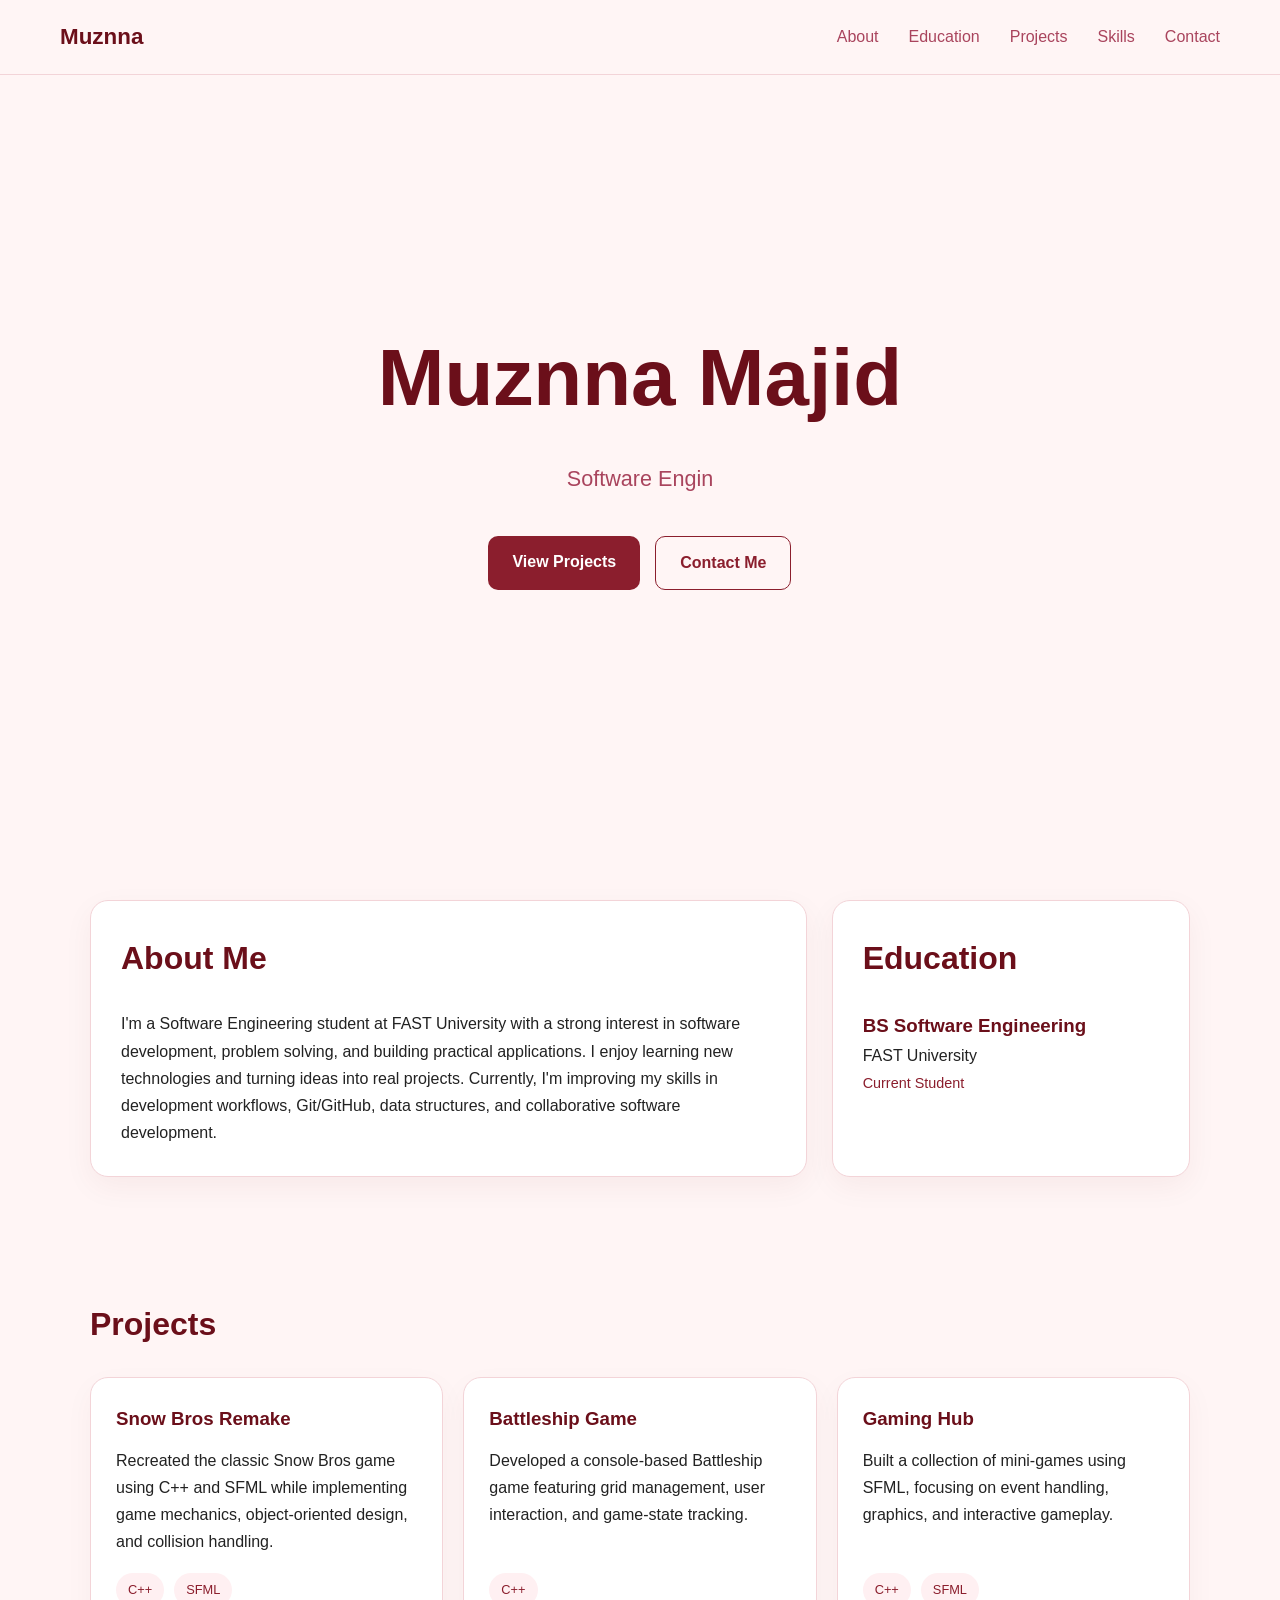
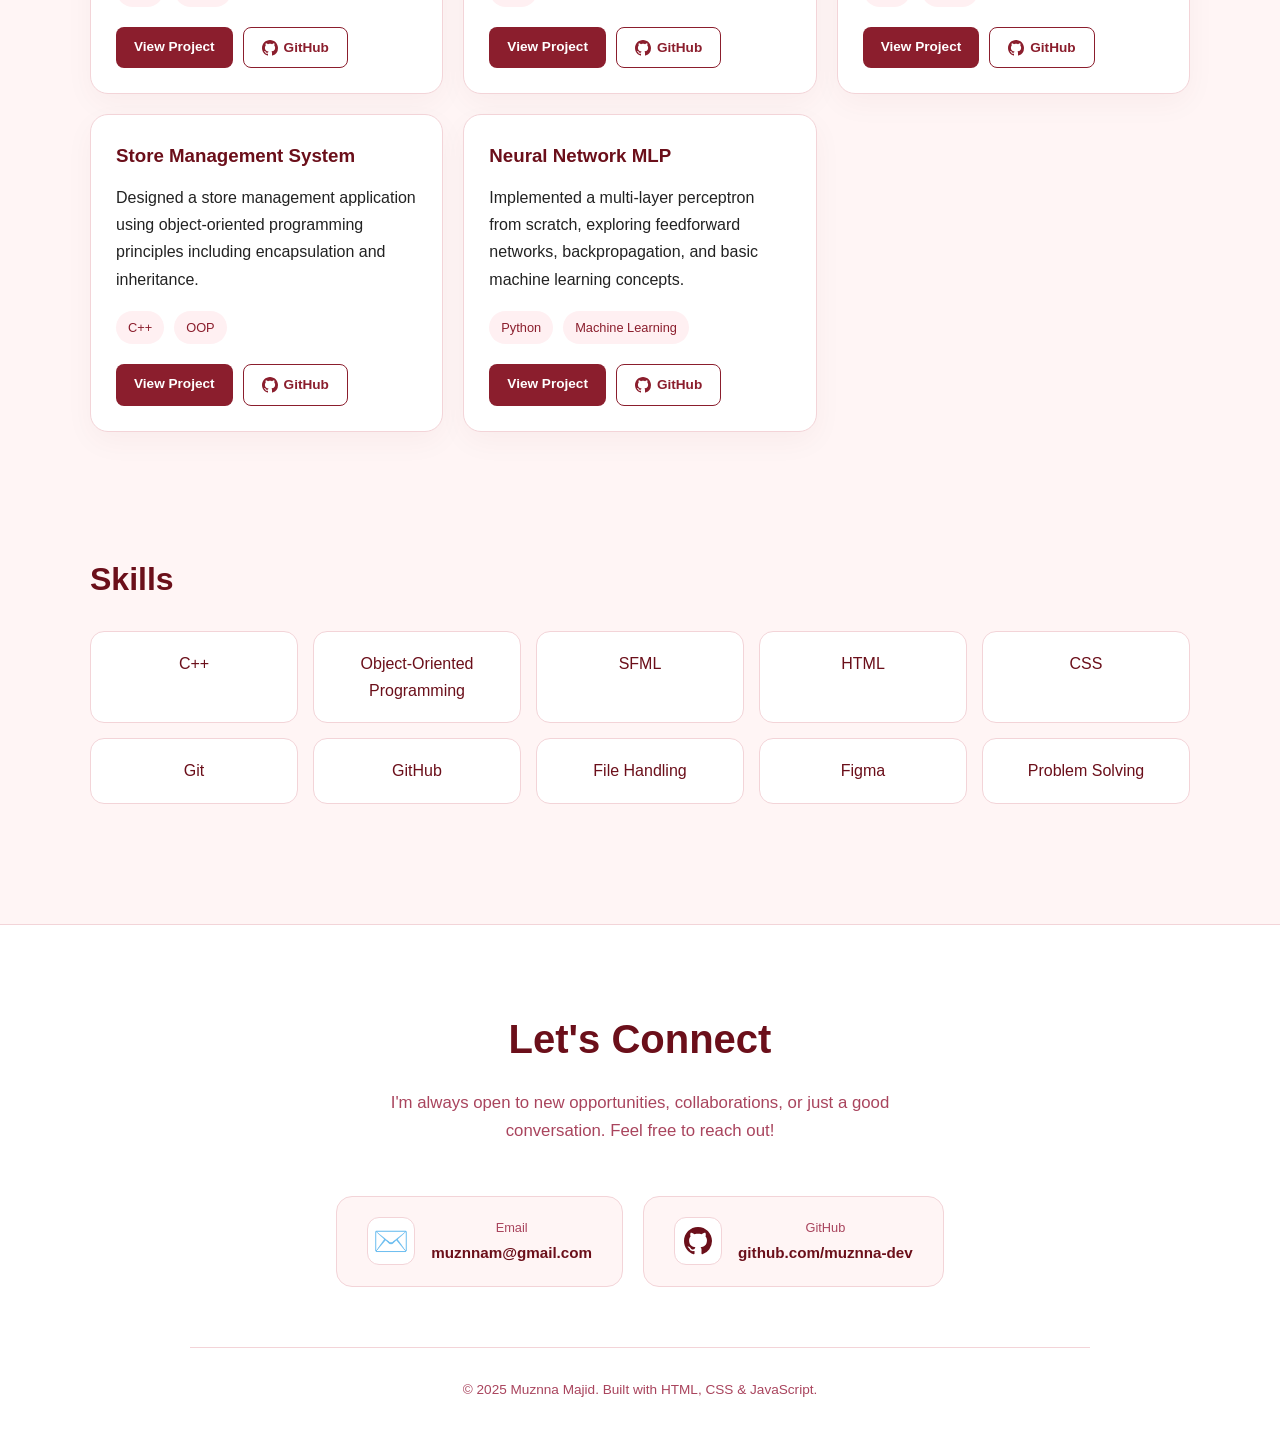
<file: index.html>
<!DOCTYPE html>
<html lang="en">
<head>
    <meta charset="UTF-8">
    <meta name="viewport" content="width=device-width, initial-scale=1.0">
    <title>Muznna Majid | Portfolio</title>
    <link rel="stylesheet" href="style.css">
</head>
<body>
    <nav>
        <div class="nav-logo">Muznna</div>
        <ul class="nav-links">
            <li><a href="#about">About</a></li>
            <li><a href="#education">Education</a></li>
            <li><a href="#projects">Projects</a></li>
            <li><a href="#skills">Skills</a></li>
            <li><a href="#contact">Contact</a></li>
        </ul>
    </nav>

    <header class="hero">
        <div class="hero-content">
            <h1>Muznna Majid</h1>
            <p id="typing-text"></p>
            <div class="hero-buttons">
                <a href="#projects" class="btn-primary">View Projects</a>
                <a href="#contact" class="btn-secondary">Contact Me</a>
            </div>
        </div>
    </header>

    <section class="about-education">
        <div id="about" class="about-card">
            <h2>About Me</h2>
            <p>I'm a Software Engineering student at FAST University with a strong interest in software development, problem solving, and building practical applications. I enjoy learning new technologies and turning ideas into real projects. Currently, I'm improving my skills in development workflows, Git/GitHub, data structures, and collaborative software development.</p>
        </div>
        <div id="education" class="education-card">
            <h2>Education</h2>
            <div class="education-item">
                <h3>BS Software Engineering</h3>
                <p>FAST University</p>
                <span>Current Student</span>
            </div>
        </div>
    </section>

    <section id="projects">
        <h2>Projects</h2>
        <div class="projects-grid">
            <div class="project-card">
                <h3>Snow Bros Remake</h3>
                <p>Recreated the classic Snow Bros game using C++ and SFML while implementing game mechanics, object-oriented design, and collision handling.</p>
                <div class="tags">
                    <span class="tag">C++</span>
                    <span class="tag">SFML</span>
                </div>
                <div class="card-buttons">
                    <a href="snowbros.html" class="card-btn-view">View Project</a>
                    <a href="https://github.com/muznna-dev/snow-bros-game" target="_blank" class="card-btn-github">
                        <svg xmlns="http://www.w3.org/2000/svg" width="16" height="16" viewBox="0 0 24 24" fill="currentColor"><path d="M12 0C5.37 0 0 5.37 0 12c0 5.31 3.435 9.795 8.205 11.385.6.105.825-.255.825-.57 0-.285-.015-1.23-.015-2.235-3.015.555-3.795-.735-4.035-1.41-.135-.345-.72-1.41-1.23-1.695-.42-.225-1.02-.78-.015-.795.945-.015 1.62.87 1.845 1.23 1.08 1.815 2.805 1.305 3.495.99.105-.78.42-1.305.765-1.605-2.67-.3-5.46-1.335-5.46-5.925 0-1.305.465-2.385 1.23-3.225-.12-.3-.54-1.53.12-3.18 0 0 1.005-.315 3.3 1.23.96-.27 1.98-.405 3-.405s2.04.135 3 .405c2.295-1.56 3.3-1.23 3.3-1.23.66 1.65.24 2.88.12 3.18.765.84 1.23 1.905 1.23 3.225 0 4.605-2.805 5.625-5.475 5.925.435.375.81 1.095.81 2.22 0 1.605-.015 2.895-.015 3.3 0 .315.225.69.825.57A12.02 12.02 0 0 0 24 12c0-6.63-5.37-12-12-12z"/></svg>
                        GitHub
                    </a>
                </div>
            </div>
            <div class="project-card">
                <h3>Battleship Game</h3>
                <p>Developed a console-based Battleship game featuring grid management, user interaction, and game-state tracking.</p>
                <div class="tags">
                    <span class="tag">C++</span>
                </div>
                <div class="card-buttons">
                    <a href="battleship.html" class="card-btn-view">View Project</a>
                    <a href="https://github.com/muznna-dev/battleship" target="_blank" class="card-btn-github">
                        <svg xmlns="http://www.w3.org/2000/svg" width="16" height="16" viewBox="0 0 24 24" fill="currentColor"><path d="M12 0C5.37 0 0 5.37 0 12c0 5.31 3.435 9.795 8.205 11.385.6.105.825-.255.825-.57 0-.285-.015-1.23-.015-2.235-3.015.555-3.795-.735-4.035-1.41-.135-.345-.72-1.41-1.23-1.695-.42-.225-1.02-.78-.015-.795.945-.015 1.62.87 1.845 1.23 1.08 1.815 2.805 1.305 3.495.99.105-.78.42-1.305.765-1.605-2.67-.3-5.46-1.335-5.46-5.925 0-1.305.465-2.385 1.23-3.225-.12-.3-.54-1.53.12-3.18 0 0 1.005-.315 3.3 1.23.96-.27 1.98-.405 3-.405s2.04.135 3 .405c2.295-1.56 3.3-1.23 3.3-1.23.66 1.65.24 2.88.12 3.18.765.84 1.23 1.905 1.23 3.225 0 4.605-2.805 5.625-5.475 5.925.435.375.81 1.095.81 2.22 0 1.605-.015 2.895-.015 3.3 0 .315.225.69.825.57A12.02 12.02 0 0 0 24 12c0-6.63-5.37-12-12-12z"/></svg>
                        GitHub
                    </a>
                </div>
            </div>
            <div class="project-card">
                <h3>Gaming Hub</h3>
                <p>Built a collection of mini-games using SFML, focusing on event handling, graphics, and interactive gameplay.</p>
                <div class="tags">
                    <span class="tag">C++</span>
                    <span class="tag">SFML</span>
                </div>
                <div class="card-buttons">
                    <a href="gaminghub.html" class="card-btn-view">View Project</a>
                    <a href="https://github.com/muznna-dev/gaming-hub" target="_blank" class="card-btn-github">
                        <svg xmlns="http://www.w3.org/2000/svg" width="16" height="16" viewBox="0 0 24 24" fill="currentColor"><path d="M12 0C5.37 0 0 5.37 0 12c0 5.31 3.435 9.795 8.205 11.385.6.105.825-.255.825-.57 0-.285-.015-1.23-.015-2.235-3.015.555-3.795-.735-4.035-1.41-.135-.345-.72-1.41-1.23-1.695-.42-.225-1.02-.78-.015-.795.945-.015 1.62.87 1.845 1.23 1.08 1.815 2.805 1.305 3.495.99.105-.78.42-1.305.765-1.605-2.67-.3-5.46-1.335-5.46-5.925 0-1.305.465-2.385 1.23-3.225-.12-.3-.54-1.53.12-3.18 0 0 1.005-.315 3.3 1.23.96-.27 1.98-.405 3-.405s2.04.135 3 .405c2.295-1.56 3.3-1.23 3.3-1.23.66 1.65.24 2.88.12 3.18.765.84 1.23 1.905 1.23 3.225 0 4.605-2.805 5.625-5.475 5.925.435.375.81 1.095.81 2.22 0 1.605-.015 2.895-.015 3.3 0 .315.225.69.825.57A12.02 12.02 0 0 0 24 12c0-6.63-5.37-12-12-12z"/></svg>
                        GitHub
                    </a>
                </div>
            </div>
            <div class="project-card">
                <h3>Store Management System</h3>
                <p>Designed a store management application using object-oriented programming principles including encapsulation and inheritance.</p>
                <div class="tags">
                    <span class="tag">C++</span>
                    <span class="tag">OOP</span>
                </div>
                <div class="card-buttons">
                    <a href="storemanagement.html" class="card-btn-view">View Project</a>
                    <a href="https://github.com/muznna-dev/store-management-system" target="_blank" class="card-btn-github">
                        <svg xmlns="http://www.w3.org/2000/svg" width="16" height="16" viewBox="0 0 24 24" fill="currentColor"><path d="M12 0C5.37 0 0 5.37 0 12c0 5.31 3.435 9.795 8.205 11.385.6.105.825-.255.825-.57 0-.285-.015-1.23-.015-2.235-3.015.555-3.795-.735-4.035-1.41-.135-.345-.72-1.41-1.23-1.695-.42-.225-1.02-.78-.015-.795.945-.015 1.62.87 1.845 1.23 1.08 1.815 2.805 1.305 3.495.99.105-.78.42-1.305.765-1.605-2.67-.3-5.46-1.335-5.46-5.925 0-1.305.465-2.385 1.23-3.225-.12-.3-.54-1.53.12-3.18 0 0 1.005-.315 3.3 1.23.96-.27 1.98-.405 3-.405s2.04.135 3 .405c2.295-1.56 3.3-1.23 3.3-1.23.66 1.65.24 2.88.12 3.18.765.84 1.23 1.905 1.23 3.225 0 4.605-2.805 5.625-5.475 5.925.435.375.81 1.095.81 2.22 0 1.605-.015 2.895-.015 3.3 0 .315.225.69.825.57A12.02 12.02 0 0 0 24 12c0-6.63-5.37-12-12-12z"/></svg>
                        GitHub
                    </a>
                </div>
            </div>
            <div class="project-card">
                <h3>Neural Network MLP</h3>
                <p>Implemented a multi-layer perceptron from scratch, exploring feedforward networks, backpropagation, and basic machine learning concepts.</p>
                <div class="tags">
                    <span class="tag">Python</span>
                    <span class="tag">Machine Learning</span>
                </div>
                <div class="card-buttons">
                    <a href="neuralnetwork.html" class="card-btn-view">View Project</a>
                    <a href="https://github.com/muznna-dev/neural-network-mlp" target="_blank" class="card-btn-github">
                        <svg xmlns="http://www.w3.org/2000/svg" width="16" height="16" viewBox="0 0 24 24" fill="currentColor"><path d="M12 0C5.37 0 0 5.37 0 12c0 5.31 3.435 9.795 8.205 11.385.6.105.825-.255.825-.57 0-.285-.015-1.23-.015-2.235-3.015.555-3.795-.735-4.035-1.41-.135-.345-.72-1.41-1.23-1.695-.42-.225-1.02-.78-.015-.795.945-.015 1.62.87 1.845 1.23 1.08 1.815 2.805 1.305 3.495.99.105-.78.42-1.305.765-1.605-2.67-.3-5.46-1.335-5.46-5.925 0-1.305.465-2.385 1.23-3.225-.12-.3-.54-1.53.12-3.18 0 0 1.005-.315 3.3 1.23.96-.27 1.98-.405 3-.405s2.04.135 3 .405c2.295-1.56 3.3-1.23 3.3-1.23.66 1.65.24 2.88.12 3.18.765.84 1.23 1.905 1.23 3.225 0 4.605-2.805 5.625-5.475 5.925.435.375.81 1.095.81 2.22 0 1.605-.015 2.895-.015 3.3 0 .315.225.69.825.57A12.02 12.02 0 0 0 24 12c0-6.63-5.37-12-12-12z"/></svg>
                        GitHub
                    </a>
                </div>
            </div>
        </div>
    </section>

    <section id="skills">
        <h2>Skills</h2>
        <div class="skills-grid">
            <div class="skill-card">C++</div>
            <div class="skill-card">Object-Oriented Programming</div>
            <div class="skill-card">SFML</div>
            <div class="skill-card">HTML</div>
            <div class="skill-card">CSS</div>
            <div class="skill-card">Git</div>
            <div class="skill-card">GitHub</div>
            <div class="skill-card">File Handling</div>
            <div class="skill-card">Figma</div>
            <div class="skill-card">Problem Solving</div>
        </div>
    </section>

    <footer id="contact">
        <div class="footer-inner">
            <h2>Let's Connect</h2>
            <p class="footer-sub">I'm always open to new opportunities, collaborations, or just a good conversation. Feel free to reach out!</p>
            <div class="footer-links">
                <a href="mailto:muznnam@gmail.com" class="footer-link-card">
                    <div class="footer-link-icon">✉️</div>
                    <div>
                        <div class="footer-link-label">Email</div>
                        <div class="footer-link-value">muznnam@gmail.com</div>
                    </div>
                </a>
                <a href="https://github.com/muznna-dev" target="_blank" class="footer-link-card">
                    <div class="footer-link-icon">
                        <svg xmlns="http://www.w3.org/2000/svg" width="28" height="28" viewBox="0 0 24 24" fill="#6b0f1a"><path d="M12 0C5.37 0 0 5.37 0 12c0 5.31 3.435 9.795 8.205 11.385.6.105.825-.255.825-.57 0-.285-.015-1.23-.015-2.235-3.015.555-3.795-.735-4.035-1.41-.135-.345-.72-1.41-1.23-1.695-.42-.225-1.02-.78-.015-.795.945-.015 1.62.87 1.845 1.23 1.08 1.815 2.805 1.305 3.495.99.105-.78.42-1.305.765-1.605-2.67-.3-5.46-1.335-5.46-5.925 0-1.305.465-2.385 1.23-3.225-.12-.3-.54-1.53.12-3.18 0 0 1.005-.315 3.3 1.23.96-.27 1.98-.405 3-.405s2.04.135 3 .405c2.295-1.56 3.3-1.23 3.3-1.23.66 1.65.24 2.88.12 3.18.765.84 1.23 1.905 1.23 3.225 0 4.605-2.805 5.625-5.475 5.925.435.375.81 1.095.81 2.22 0 1.605-.015 2.895-.015 3.3 0 .315.225.69.825.57A12.02 12.02 0 0 0 24 12c0-6.63-5.37-12-12-12z"/></svg>
                    </div>
                    <div>
                        <div class="footer-link-label">GitHub</div>
                        <div class="footer-link-value">github.com/muznna-dev</div>
                    </div>
                </a>
            </div>
            <div class="footer-bottom">
                <p>© 2025 Muznna Majid. Built with HTML, CSS & JavaScript.</p>
            </div>
        </div>
    </footer>

    <script src="script.js"></script>
</body>
</html>
</file>
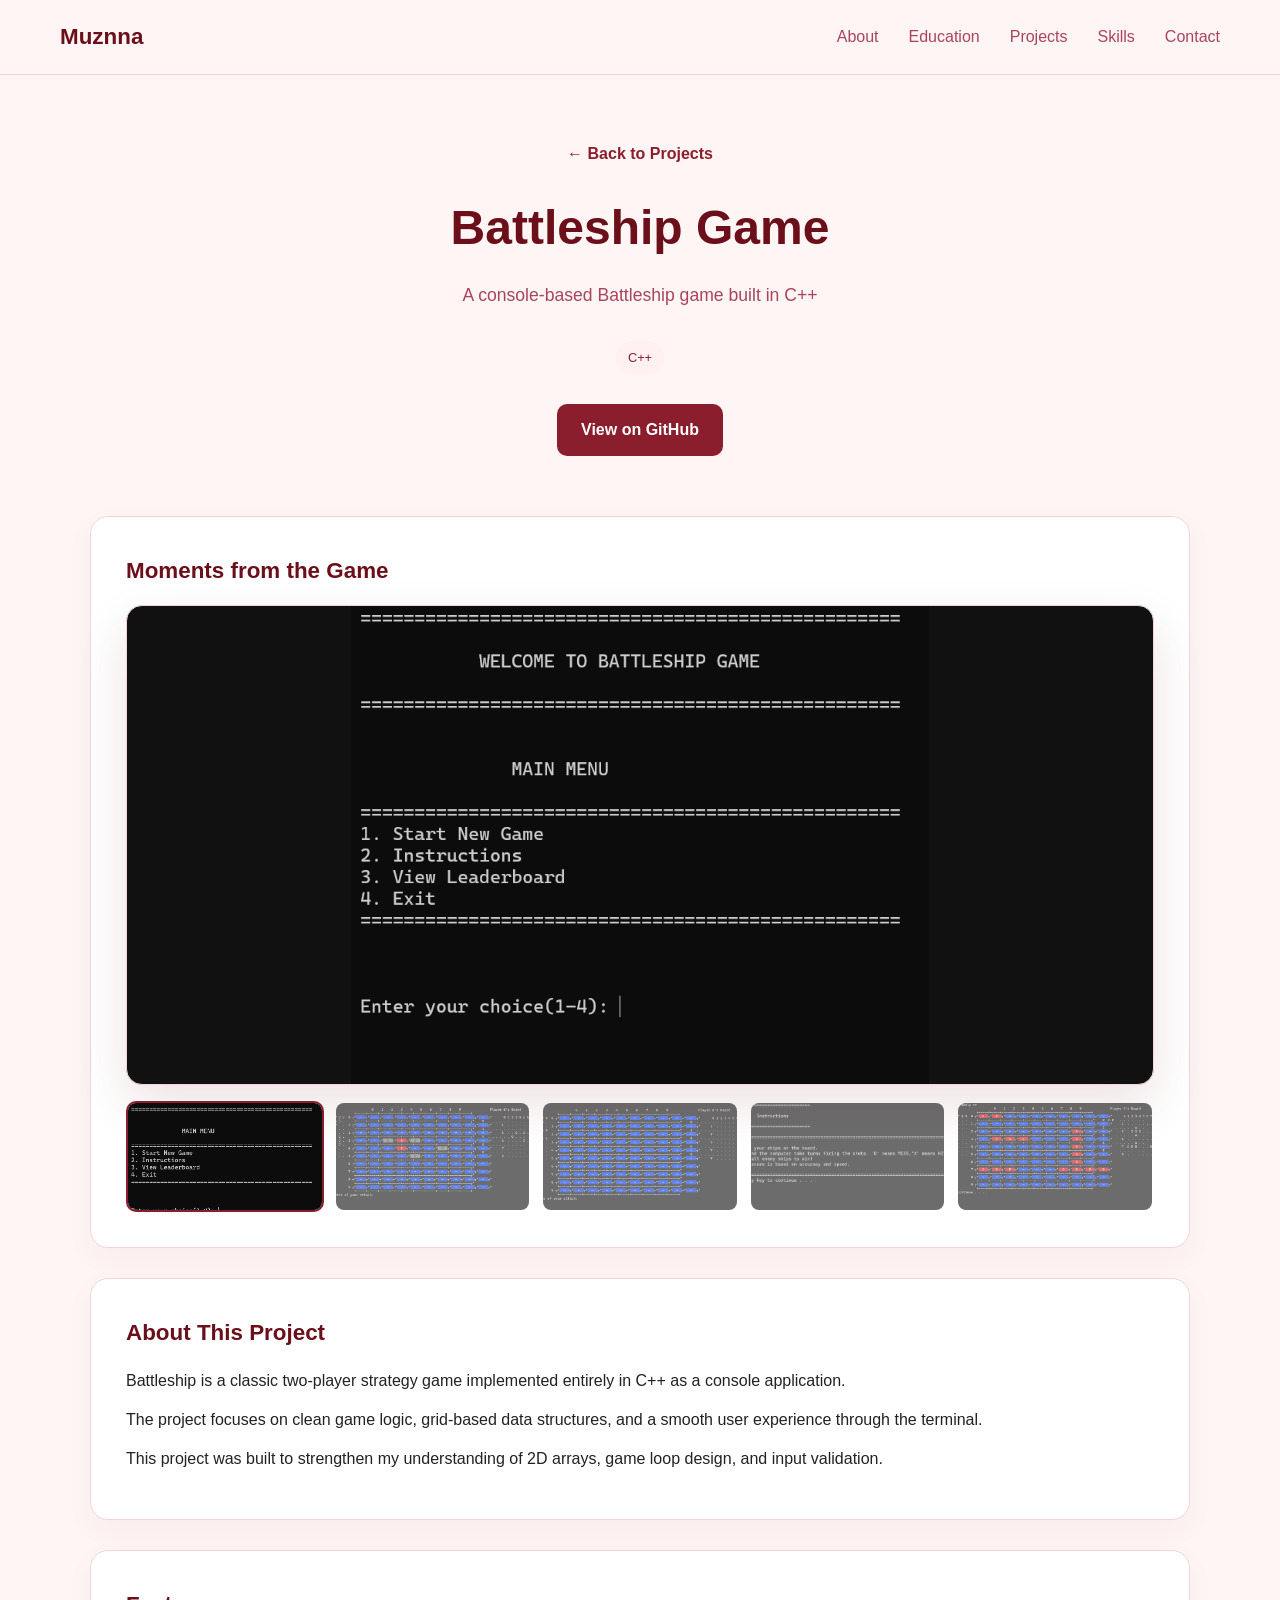
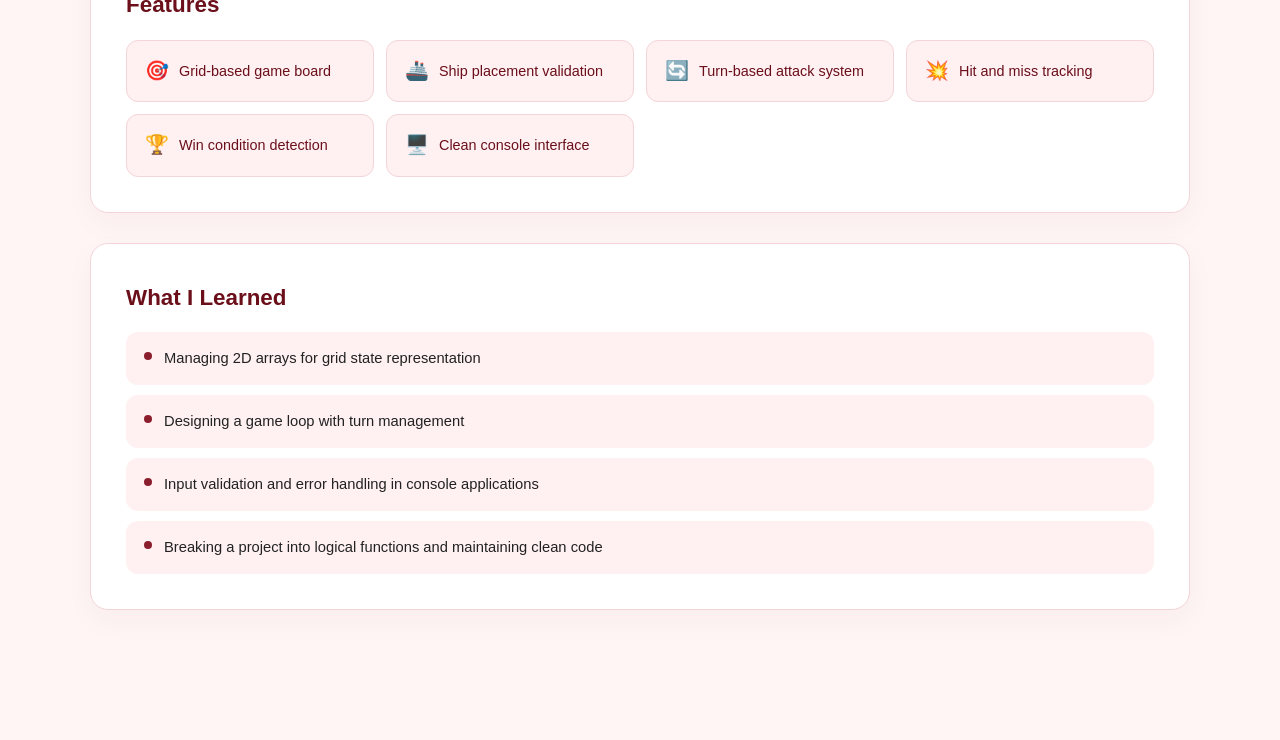
<file: battleship.html>
<!DOCTYPE html>
<html lang="en">

<head>
    <meta charset="UTF-8">
    <meta name="viewport" content="width=device-width, initial-scale=1.0">
    <title>Battleship Game | Muznna Majid</title>

    <link rel="stylesheet" href="style.css">

    <style>
        .project-hero {
            padding: 140px 0 60px;
            text-align: center;
        }

        .project-hero h1 {
            font-size: 3rem;
            font-weight: 800;
            color: #6b0f1a;
            margin-bottom: 12px;
        }

        .project-hero p {
            font-size: 1.1rem;
            color: #a9445d;
            margin-bottom: 30px;
        }

        .project-hero .tags {
            justify-content: center;
            margin-bottom: 30px;
        }

        .hero-action-btns {
            display: flex;
            justify-content: center;
            gap: 15px;
        }

        .back-link {
            display: inline-flex;
            align-items: center;
            gap: 8px;
            text-decoration: none;
            color: #8b1e2d;
            font-weight: 600;
            margin-bottom: 20px;
            transition: 0.3s;
        }

        .back-link:hover {
            color: #6b0f1a;
        }

        .project-section {
            background: white;
            border: 1px solid #f3d4d8;
            border-radius: 18px;
            padding: 35px;
            margin-bottom: 30px;
            box-shadow: 0 10px 30px rgba(107, 15, 26, 0.04);
        }

        .project-section h2 {
            font-size: 1.4rem;
            margin-bottom: 15px;
            color: #6b0f1a;
        }

        .project-section p {
            margin-bottom: 12px;
            color: #222;
        }

        .project-section ul {
            padding-left: 20px;
        }

        .project-section ul li {
            margin-bottom: 8px;
            color: #222;
        }

        .fade-up {
            opacity: 0;
            transform: translateY(40px);
            transition: all 0.7s ease;
        }

        .fade-up.visible {
            opacity: 1;
            transform: translateY(0);
        }

        .gallery-main {
            width: 100%;
            border-radius: 16px;
            overflow: hidden;
            margin-bottom: 16px;
            background: #111;

            display: flex;
            align-items: center;
            justify-content: center;

            max-height: 480px;

            border: 1px solid #f3d4d8;
            box-shadow: 0 20px 50px rgba(107, 15, 26, 0.12);
        }

        .gallery-main img {
            width: 100%;
            max-height: 480px;
            object-fit: contain;
            display: block;
            transition: opacity 0.3s ease;
        }

        .gallery-thumbs {
            display: flex;
            gap: 10px;
            flex-wrap: wrap;
        }

        .gallery-thumbs img {
            width: calc(20% - 8px);
            aspect-ratio: 16 / 9;
            object-fit: cover;

            border-radius: 10px;
            cursor: pointer;

            border: 2px solid transparent;
            transition: all 0.3s ease;

            opacity: 0.6;
        }

        .gallery-thumbs img:hover {
            opacity: 1;
            transform: translateY(-3px);
        }

        .gallery-thumbs img.active {
            border-color: #8b1e2d;
            opacity: 1;
        }

        .feature-grid {
            display: grid;
            grid-template-columns: repeat(auto-fit, minmax(200px, 1fr));
            gap: 12px;
            margin-top: 5px;
        }

        .feature-chip {
            background: #fff0f2;
            border: 1px solid #f3d4d8;
            border-radius: 12px;

            padding: 14px 18px;

            color: #6b0f1a;
            font-weight: 500;
            font-size: 0.9rem;

            display: flex;
            align-items: center;
            gap: 10px;

            transition: all 0.3s ease;
        }

        .feature-chip:hover {
            transform: translateY(-3px);
            box-shadow: 0 8px 20px rgba(139, 30, 45, 0.1);
        }

        .feature-chip .icon {
            font-size: 1.2rem;
        }

        .learn-list {
            display: flex;
            flex-direction: column;
            gap: 10px;
            margin-top: 5px;
        }

        .learn-item {
            display: flex;
            align-items: flex-start;
            gap: 12px;

            padding: 14px 18px;

            background: #fff0f2;
            border-radius: 12px;

            color: #222;
            font-size: 0.92rem;
        }

        .learn-item .dot {
            width: 8px;
            height: 8px;
            min-width: 8px;
            border-radius: 50%;
            background: #8b1e2d;
            margin-top: 6px;
        }

        @media (max-width: 768px) {
            .gallery-thumbs img {
                width: calc(33.33% - 7px);
            }

            .project-hero h1 {
                font-size: 2rem;
            }
        }
    </style>
</head>

<body>

    <nav>
        <div class="nav-logo">Muznna</div>

        <ul class="nav-links">
            <li><a href="index.html#about">About</a></li>
            <li><a href="index.html#education">Education</a></li>
            <li><a href="index.html#projects">Projects</a></li>
            <li><a href="index.html#skills">Skills</a></li>
            <li><a href="index.html#contact">Contact</a></li>
        </ul>
    </nav>

    <div style="width: min(1100px, 90%); margin: auto; padding-bottom: 100px;">

        <div class="project-hero fade-up">
            <a href="index.html#projects" class="back-link">
                ← Back to Projects
            </a>

            <h1>Battleship Game</h1>

            <p>
                A console-based Battleship game built in C++
            </p>

            <div class="tags">
                <span class="tag">C++</span>
            </div>

            <div class="hero-action-btns">
                <a href="https://github.com/muznna-dev/battleship"
                   target="_blank"
                   class="btn-primary">
                    View on GitHub
                </a>
            </div>
        </div>

        <!-- Screenshots -->

        <div class="project-section fade-up">
            <h2>Moments from the Game</h2>

            <div class="gallery-main">
                <img id="mainImage"
                     src="images/battleship1.png"
                     alt="Battleship screenshot">
            </div>

            <div class="gallery-thumbs">
                <img src="images/battleship1.png" alt="Screenshot 1" class="active" onclick="setMain(this)">
                <img src="images/battleship2.png" alt="Screenshot 2" onclick="setMain(this)">
                <img src="images/battleship3.png" alt="Screenshot 3" onclick="setMain(this)">
                <img src="images/battleship4.png" alt="Screenshot 4" onclick="setMain(this)">
                <img src="images/battleship5.png" alt="Screenshot 5" onclick="setMain(this)">
            </div>
        </div>

        <!-- About -->

        <div class="project-section fade-up">
            <h2>About This Project</h2>

            <p>
                Battleship is a classic two-player strategy game
                implemented entirely in C++ as a console application.
            </p>

            <p>
                The project focuses on clean game logic,
                grid-based data structures, and a smooth user
                experience through the terminal.
            </p>

            <p>
                This project was built to strengthen my understanding
                of 2D arrays, game loop design, and input validation.
            </p>
        </div>

        <!-- Features -->

        <div class="project-section fade-up">
            <h2>Features</h2>

            <div class="feature-grid">
                <div class="feature-chip">
                    <span class="icon">🎯</span>
                    Grid-based game board
                </div>

                <div class="feature-chip">
                    <span class="icon">🚢</span>
                    Ship placement validation
                </div>

                <div class="feature-chip">
                    <span class="icon">🔄</span>
                    Turn-based attack system
                </div>

                <div class="feature-chip">
                    <span class="icon">💥</span>
                    Hit and miss tracking
                </div>

                <div class="feature-chip">
                    <span class="icon">🏆</span>
                    Win condition detection
                </div>

                <div class="feature-chip">
                    <span class="icon">🖥️</span>
                    Clean console interface
                </div>
            </div>
        </div>

        <!-- What I Learned -->

        <div class="project-section fade-up">
            <h2>What I Learned</h2>

            <div class="learn-list">
                <div class="learn-item">
                    <div class="dot"></div>
                    Managing 2D arrays for grid state representation
                </div>

                <div class="learn-item">
                    <div class="dot"></div>
                    Designing a game loop with turn management
                </div>

                <div class="learn-item">
                    <div class="dot"></div>
                    Input validation and error handling in console applications
                </div>

                <div class="learn-item">
                    <div class="dot"></div>
                    Breaking a project into logical functions and maintaining clean code
                </div>
            </div>
        </div>

    </div>

    <script>
        function setMain(thumb) {
            const mainImg = document.getElementById("mainImage");

            mainImg.style.opacity = "0";

            setTimeout(() => {
                mainImg.src = thumb.src;
                mainImg.style.opacity = "1";
            }, 150);

            document
                .querySelectorAll(".gallery-thumbs img")
                .forEach(t => t.classList.remove("active"));

            thumb.classList.add("active");
        }

        const observer = new IntersectionObserver(
            (entries) => {
                entries.forEach(entry => {
                    if (entry.isIntersecting) {
                        entry.target.classList.add("visible");
                    }
                });
            },
            {
                threshold: 0.1
            }
        );

        document
            .querySelectorAll(".fade-up")
            .forEach(el => observer.observe(el));
    </script>

</body>

</html>
</file>
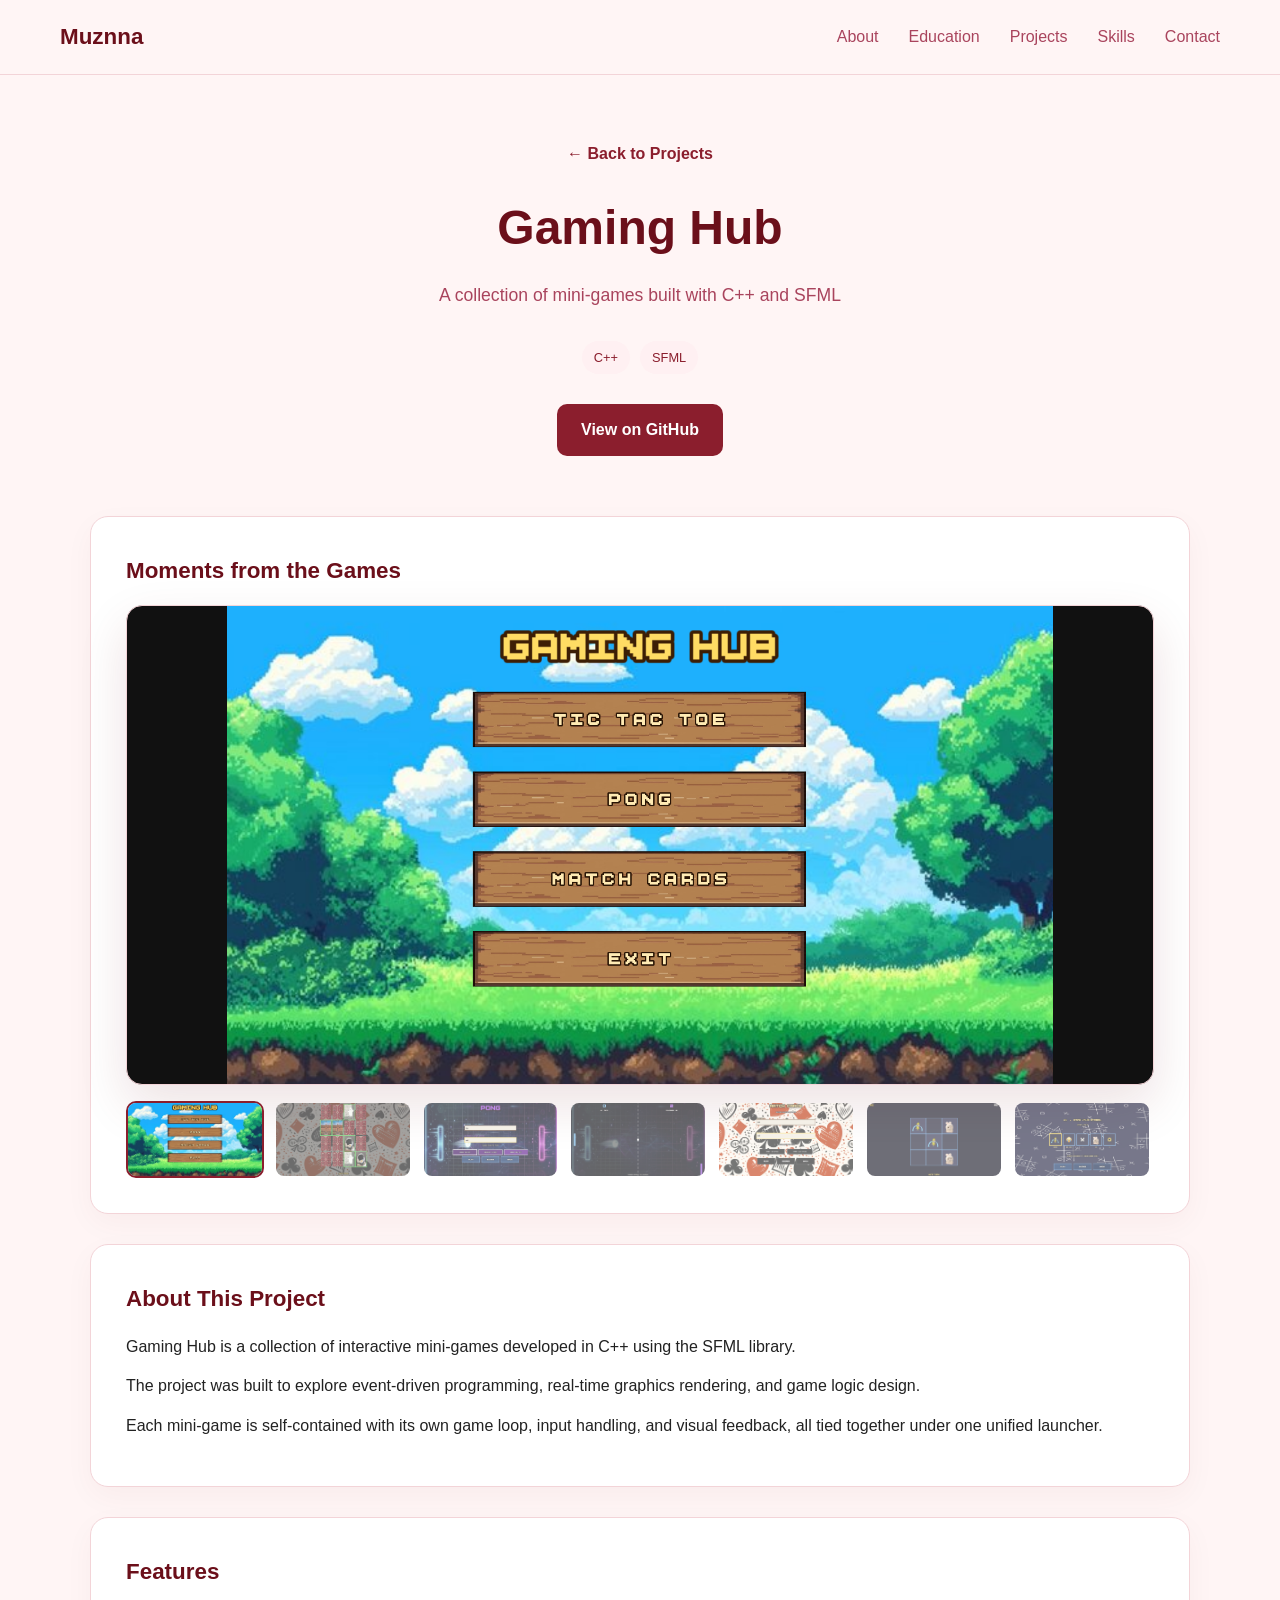
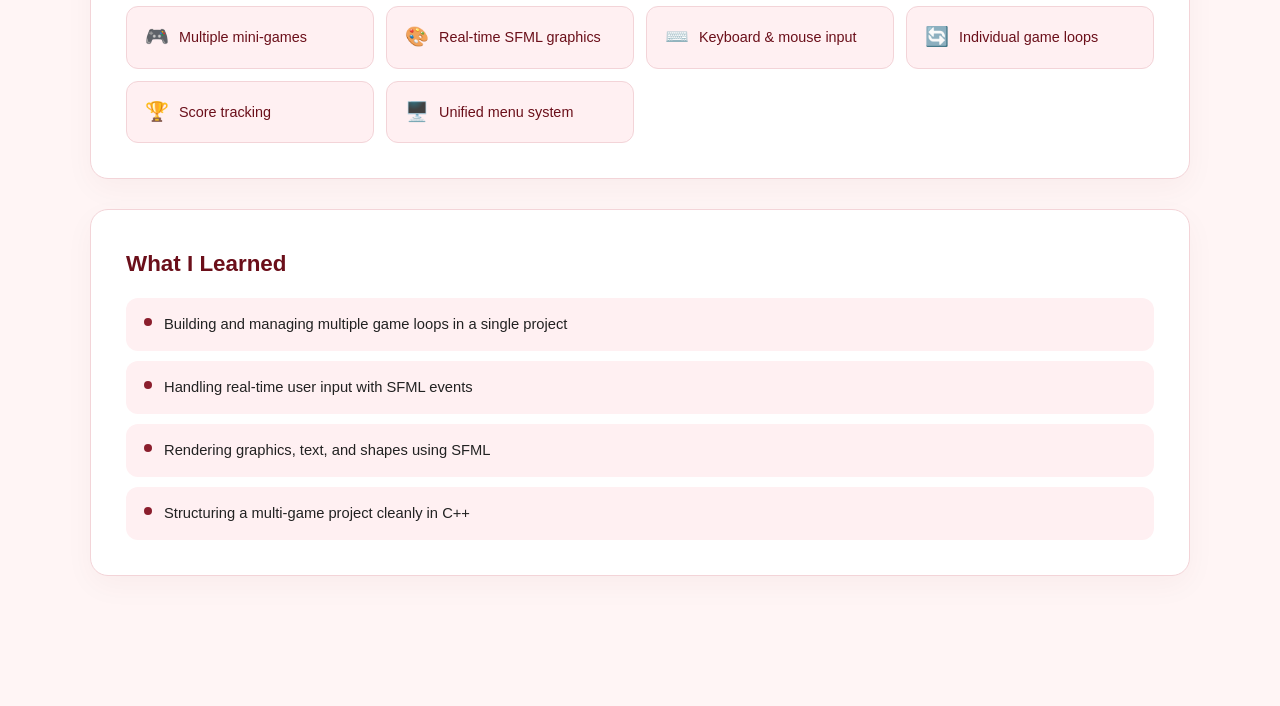
<file: gaminghub.html>
<!DOCTYPE html>
<html lang="en">

<head>
    <meta charset="UTF-8">
    <meta name="viewport" content="width=device-width, initial-scale=1.0">
    <title>Gaming Hub | Muznna Majid</title>

    <link rel="stylesheet" href="style.css">

    <style>
        .project-hero {
            padding: 140px 0 60px;
            text-align: center;
        }

        .project-hero h1 {
            font-size: 3rem;
            font-weight: 800;
            color: #6b0f1a;
            margin-bottom: 12px;
        }

        .project-hero p {
            font-size: 1.1rem;
            color: #a9445d;
            margin-bottom: 30px;
        }

        .project-hero .tags {
            justify-content: center;
            margin-bottom: 30px;
        }

        .hero-action-btns {
            display: flex;
            justify-content: center;
            gap: 15px;
        }

        .back-link {
            display: inline-flex;
            align-items: center;
            gap: 8px;
            text-decoration: none;
            color: #8b1e2d;
            font-weight: 600;
            margin-bottom: 20px;
            transition: 0.3s;
        }

        .back-link:hover {
            color: #6b0f1a;
        }

        .project-section {
            background: white;
            border: 1px solid #f3d4d8;
            border-radius: 18px;
            padding: 35px;
            margin-bottom: 30px;
            box-shadow: 0 10px 30px rgba(107, 15, 26, 0.04);
        }

        .project-section h2 {
            font-size: 1.4rem;
            margin-bottom: 15px;
            color: #6b0f1a;
        }

        .project-section p {
            margin-bottom: 12px;
            color: #222;
        }

        .fade-up {
            opacity: 0;
            transform: translateY(40px);
            transition: all 0.7s ease;
        }

        .fade-up.visible {
            opacity: 1;
            transform: translateY(0);
        }

        .gallery-main {
            width: 100%;
            border-radius: 16px;
            overflow: hidden;
            margin-bottom: 16px;
            background: #111;

            display: flex;
            align-items: center;
            justify-content: center;

            max-height: 480px;

            border: 1px solid #f3d4d8;
            box-shadow: 0 20px 50px rgba(107, 15, 26, 0.12);
        }

        .gallery-main img {
            width: 100%;
            max-height: 480px;
            object-fit: contain;
            display: block;
            transition: opacity 0.3s ease;
        }

        .gallery-thumbs {
            display: flex;
            gap: 10px;
            flex-wrap: wrap;
        }

        .gallery-thumbs img {
            width: calc(14.28% - 9px);
            aspect-ratio: 16 / 9;
            object-fit: cover;

            border-radius: 10px;
            cursor: pointer;

            border: 2px solid transparent;

            transition: all 0.3s ease;
            opacity: 0.6;
        }

        .gallery-thumbs img:hover {
            opacity: 1;
            transform: translateY(-3px);
        }

        .gallery-thumbs img.active {
            border-color: #8b1e2d;
            opacity: 1;
        }

        .feature-grid {
            display: grid;
            grid-template-columns: repeat(auto-fit, minmax(200px, 1fr));
            gap: 12px;
            margin-top: 5px;
        }

        .feature-chip {
            background: #fff0f2;
            border: 1px solid #f3d4d8;
            border-radius: 12px;

            padding: 14px 18px;

            color: #6b0f1a;
            font-weight: 500;
            font-size: 0.9rem;

            display: flex;
            align-items: center;
            gap: 10px;

            transition: all 0.3s ease;
        }

        .feature-chip:hover {
            transform: translateY(-3px);
            box-shadow: 0 8px 20px rgba(139, 30, 45, 0.1);
        }

        .feature-chip .icon {
            font-size: 1.2rem;
        }

        .learn-list {
            display: flex;
            flex-direction: column;
            gap: 10px;
            margin-top: 5px;
        }

        .learn-item {
            display: flex;
            align-items: flex-start;
            gap: 12px;

            padding: 14px 18px;

            background: #fff0f2;
            border-radius: 12px;

            color: #222;
            font-size: 0.92rem;
        }

        .learn-item .dot {
            width: 8px;
            height: 8px;
            min-width: 8px;
            border-radius: 50%;
            background: #8b1e2d;
            margin-top: 6px;
        }

        @media (max-width: 768px) {
            .gallery-thumbs img {
                width: calc(33.33% - 7px);
            }

            .project-hero h1 {
                font-size: 2rem;
            }
        }
    </style>
</head>

<body>

    <nav>
        <div class="nav-logo">Muznna</div>

        <ul class="nav-links">
            <li><a href="index.html#about">About</a></li>
            <li><a href="index.html#education">Education</a></li>
            <li><a href="index.html#projects">Projects</a></li>
            <li><a href="index.html#skills">Skills</a></li>
            <li><a href="index.html#contact">Contact</a></li>
        </ul>
    </nav>

    <div style="width: min(1100px, 90%); margin: auto; padding-bottom: 100px;">

        <div class="project-hero fade-up">
            <a href="index.html#projects" class="back-link">
                ← Back to Projects
            </a>

            <h1>Gaming Hub</h1>

            <p>
                A collection of mini-games built with C++ and SFML
            </p>

            <div class="tags">
                <span class="tag">C++</span>
                <span class="tag">SFML</span>
            </div>

            <div class="hero-action-btns">
                <a href="https://github.com/muznna-dev/gaming-hub"
                   target="_blank"
                   class="btn-primary">
                    View on GitHub
                </a>
            </div>
        </div>

        <div class="project-section fade-up">
            <h2>Moments from the Games</h2>

            <div class="gallery-main">
                <img id="mainImage"
                     src="images/gaminghub1.png"
                     alt="Gaming Hub screenshot">
            </div>

            <div class="gallery-thumbs">
                <img src="images/gaminghub1.png" alt="Screenshot 1" class="active" onclick="setMain(this)">
                <img src="images/gaminghub2.png" alt="Screenshot 2" onclick="setMain(this)">
                <img src="images/gaminghub3.png" alt="Screenshot 3" onclick="setMain(this)">
                <img src="images/gaminghub4.png" alt="Screenshot 4" onclick="setMain(this)">
                <img src="images/gaminghub5.png" alt="Screenshot 5" onclick="setMain(this)">
                <img src="images/gaminghub6.png" alt="Screenshot 6" onclick="setMain(this)">
                <img src="images/gaminghub7.png" alt="Screenshot 7" onclick="setMain(this)">
            </div>
        </div>

        <div class="project-section fade-up">
            <h2>About This Project</h2>

            <p>
                Gaming Hub is a collection of interactive mini-games
                developed in C++ using the SFML library.
            </p>

            <p>
                The project was built to explore event-driven
                programming, real-time graphics rendering,
                and game logic design.
            </p>

            <p>
                Each mini-game is self-contained with its own game loop,
                input handling, and visual feedback, all tied together
                under one unified launcher.
            </p>
        </div>

        <div class="project-section fade-up">
            <h2>Features</h2>

            <div class="feature-grid">
                <div class="feature-chip"><span class="icon">🎮</span> Multiple mini-games</div>
                <div class="feature-chip"><span class="icon">🎨</span> Real-time SFML graphics</div>
                <div class="feature-chip"><span class="icon">⌨️</span> Keyboard & mouse input</div>
                <div class="feature-chip"><span class="icon">🔄</span> Individual game loops</div>
                <div class="feature-chip"><span class="icon">🏆</span> Score tracking</div>
                <div class="feature-chip"><span class="icon">🖥️</span> Unified menu system</div>
            </div>
        </div>

        <div class="project-section fade-up">
            <h2>What I Learned</h2>

            <div class="learn-list">
                <div class="learn-item">
                    <div class="dot"></div>
                    Building and managing multiple game loops in a single project
                </div>

                <div class="learn-item">
                    <div class="dot"></div>
                    Handling real-time user input with SFML events
                </div>

                <div class="learn-item">
                    <div class="dot"></div>
                    Rendering graphics, text, and shapes using SFML
                </div>

                <div class="learn-item">
                    <div class="dot"></div>
                    Structuring a multi-game project cleanly in C++
                </div>
            </div>
        </div>

    </div>

    <script>
        function setMain(thumb) {
            const mainImg = document.getElementById("mainImage");

            mainImg.style.opacity = "0";

            setTimeout(() => {
                mainImg.src = thumb.src;
                mainImg.style.opacity = "1";
            }, 150);

            document
                .querySelectorAll(".gallery-thumbs img")
                .forEach(t => t.classList.remove("active"));

            thumb.classList.add("active");
        }

        const observer = new IntersectionObserver(
            (entries) => {
                entries.forEach(entry => {
                    if (entry.isIntersecting) {
                        entry.target.classList.add("visible");
                    }
                });
            },
            {
                threshold: 0.1
            }
        );

        document
            .querySelectorAll(".fade-up")
            .forEach(el => observer.observe(el));
    </script>

</body>

</html>
</file>
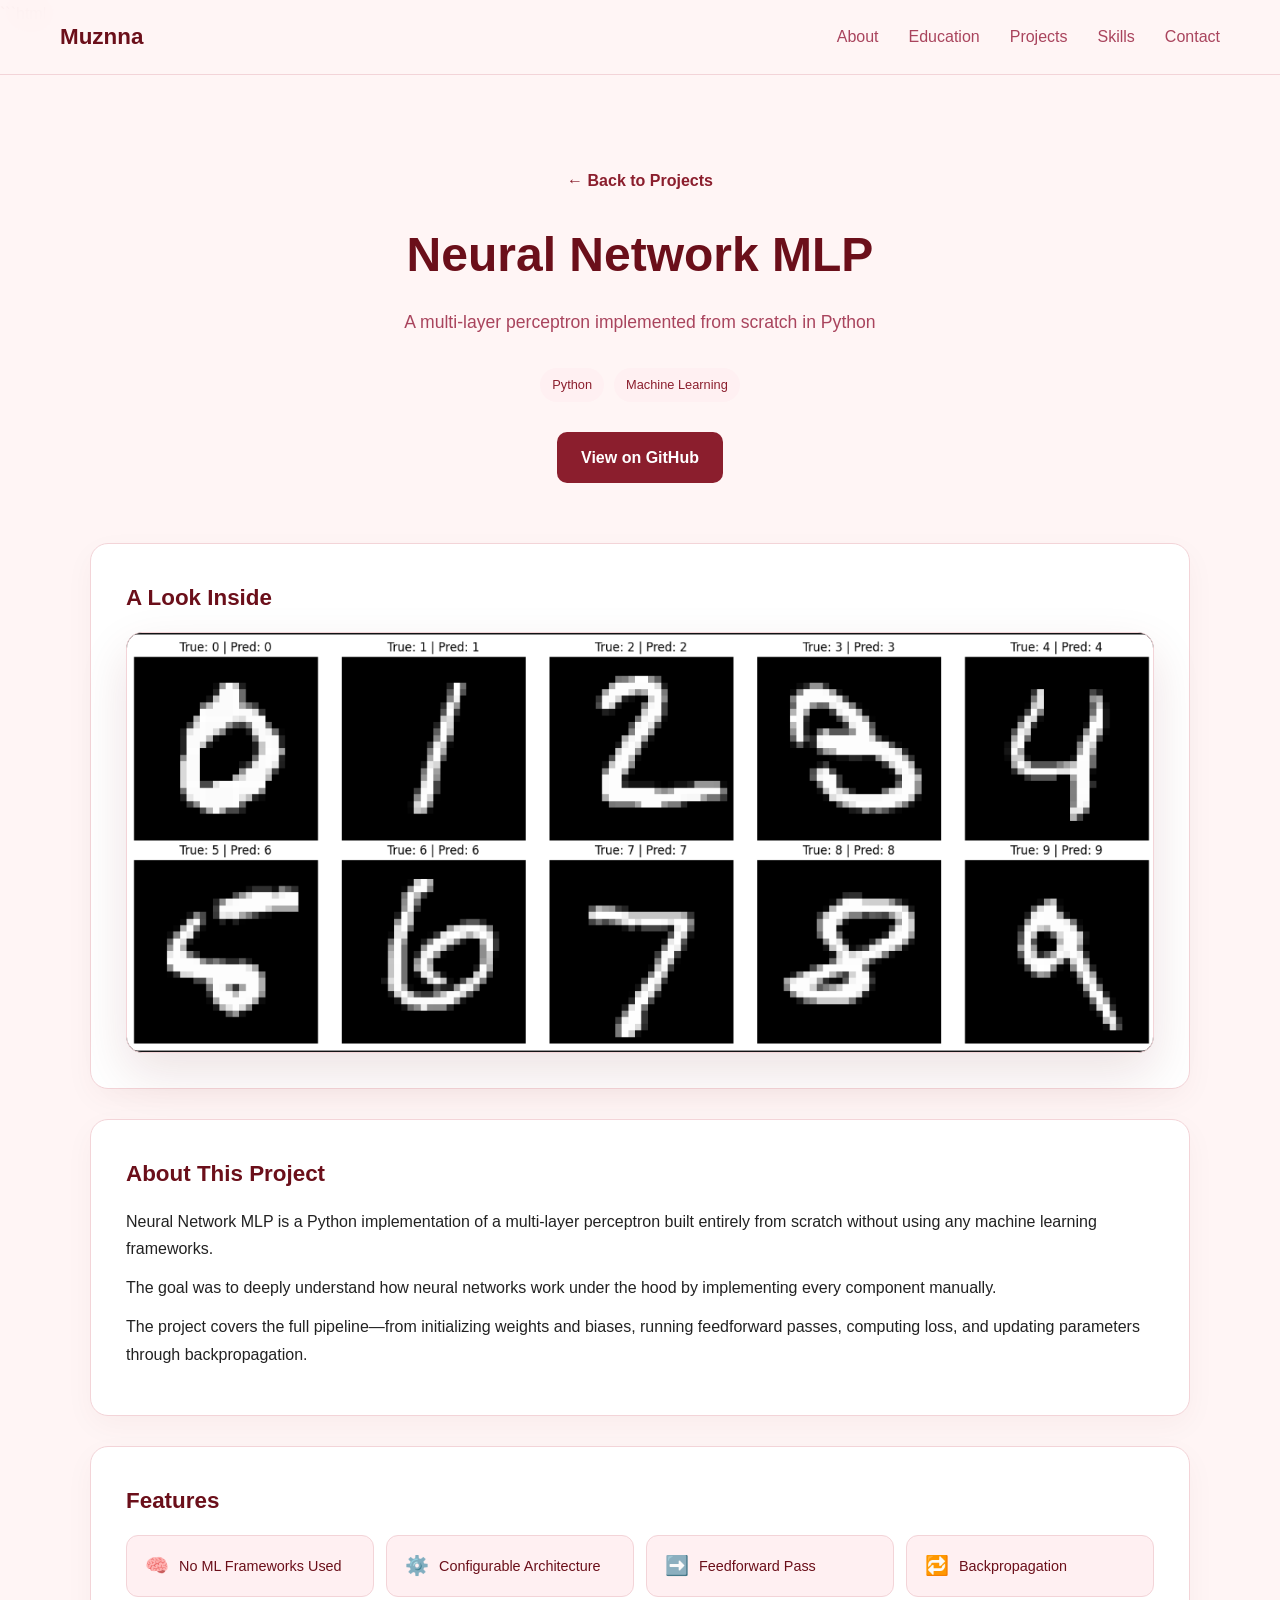
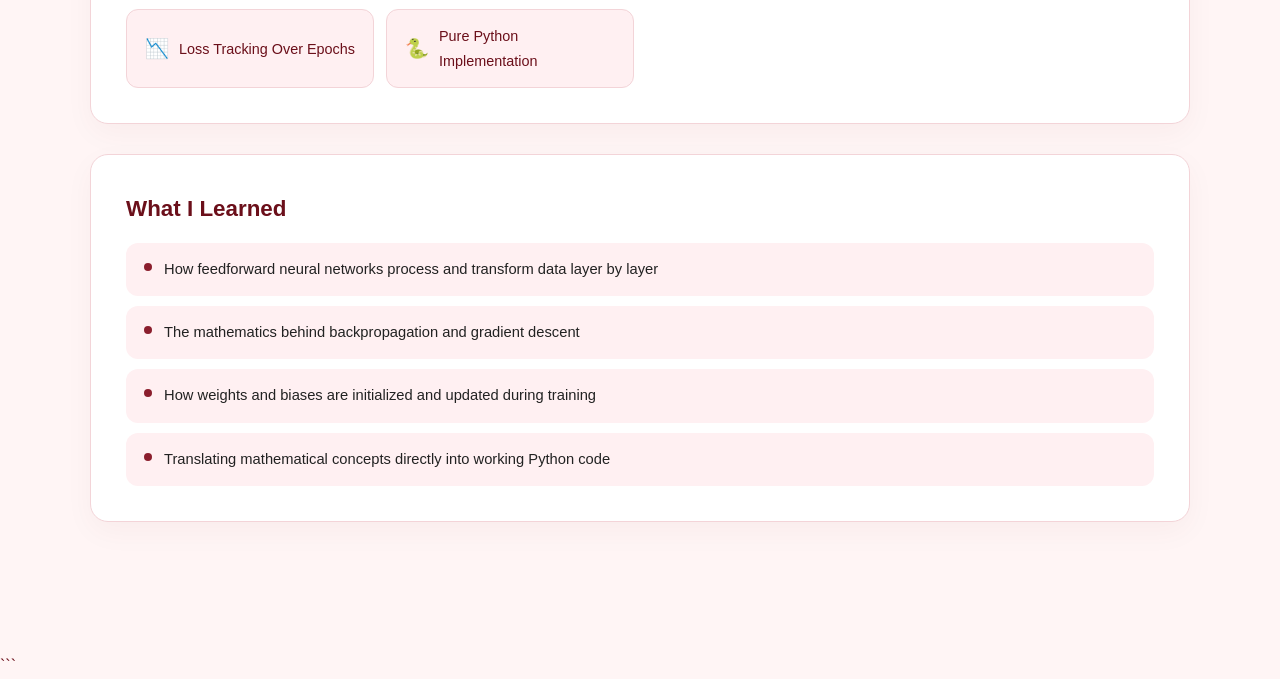
<file: neuralnetwork.html>
```html
<!DOCTYPE html>
<html lang="en">

<head>
    <meta charset="UTF-8">
    <meta name="viewport" content="width=device-width, initial-scale=1.0">
    <title>Neural Network MLP | Muznna Majid</title>

    <link rel="stylesheet" href="style.css">

    <style>
        .project-hero {
            padding: 140px 0 60px;
            text-align: center;
        }

        .project-hero h1 {
            font-size: 3rem;
            font-weight: 800;
            color: #6b0f1a;
            margin-bottom: 12px;
        }

        .project-hero p {
            font-size: 1.1rem;
            color: #a9445d;
            margin-bottom: 30px;
        }

        .project-hero .tags {
            justify-content: center;
            margin-bottom: 30px;
        }

        .hero-action-btns {
            display: flex;
            justify-content: center;
            gap: 15px;
        }

        .back-link {
            display: inline-flex;
            align-items: center;
            gap: 8px;
            text-decoration: none;
            color: #8b1e2d;
            font-weight: 600;
            margin-bottom: 20px;
            transition: 0.3s;
        }

        .back-link:hover {
            color: #6b0f1a;
        }

        .project-section {
            background: white;
            border: 1px solid #f3d4d8;
            border-radius: 18px;
            padding: 35px;
            margin-bottom: 30px;
            box-shadow: 0 10px 30px rgba(107, 15, 26, 0.04);
        }

        .project-section h2 {
            font-size: 1.4rem;
            margin-bottom: 15px;
            color: #6b0f1a;
        }

        .project-section p {
            margin-bottom: 12px;
            color: #222;
        }

        .project-section ul {
            padding-left: 20px;
        }

        .project-section ul li {
            margin-bottom: 8px;
            color: #222;
        }

        .fade-up {
            opacity: 0;
            transform: translateY(40px);
            transition: all 0.7s ease;
        }

        .fade-up.visible {
            opacity: 1;
            transform: translateY(0);
        }

        .single-image {
            width: 100%;
            border-radius: 16px;
            overflow: hidden;
            background: #111;

            display: flex;
            align-items: center;
            justify-content: center;

            max-height: 480px;

            border: 1px solid #f3d4d8;
            box-shadow: 0 20px 50px rgba(107, 15, 26, 0.12);
        }

        .single-image img {
            width: 100%;
            max-height: 480px;
            object-fit: contain;
            display: block;
        }

        .feature-grid {
            display: grid;
            grid-template-columns:
                repeat(auto-fit, minmax(200px, 1fr));
            gap: 12px;
            margin-top: 5px;
        }

        .feature-chip {
            background: #fff0f2;
            border: 1px solid #f3d4d8;
            border-radius: 12px;

            padding: 14px 18px;

            color: #6b0f1a;
            font-weight: 500;
            font-size: 0.9rem;

            display: flex;
            align-items: center;
            gap: 10px;

            transition: all 0.3s ease;
        }

        .feature-chip:hover {
            transform: translateY(-3px);
            box-shadow: 0 8px 20px rgba(139, 30, 45, 0.1);
        }

        .feature-chip .icon {
            font-size: 1.2rem;
        }

        .learn-list {
            display: flex;
            flex-direction: column;
            gap: 10px;
            margin-top: 5px;
        }

        .learn-item {
            display: flex;
            align-items: flex-start;
            gap: 12px;

            padding: 14px 18px;

            background: #fff0f2;
            border-radius: 12px;

            color: #222;
            font-size: 0.92rem;
        }

        .learn-item .dot {
            width: 8px;
            height: 8px;
            min-width: 8px;

            border-radius: 50%;
            background: #8b1e2d;

            margin-top: 6px;
        }

        @media (max-width: 768px) {
            .project-hero h1 {
                font-size: 2rem;
            }
        }
    </style>
</head>

<body>

    <nav>
        <div class="nav-logo">Muznna</div>

        <ul class="nav-links">
            <li><a href="index.html#about">About</a></li>
            <li><a href="index.html#education">Education</a></li>
            <li><a href="index.html#projects">Projects</a></li>
            <li><a href="index.html#skills">Skills</a></li>
            <li><a href="index.html#contact">Contact</a></li>
        </ul>
    </nav>

    <div style="width: min(1100px, 90%); margin: auto; padding-bottom: 100px;">

        <div class="project-hero fade-up">

            <a href="index.html#projects" class="back-link">
                ← Back to Projects
            </a>

            <h1>Neural Network MLP</h1>

            <p>
                A multi-layer perceptron implemented from scratch in Python
            </p>

            <div class="tags">
                <span class="tag">Python</span>
                <span class="tag">Machine Learning</span>
            </div>

            <div class="hero-action-btns">
                <a href="https://github.com/muznna-dev/neural-network-mlp"
                    target="_blank"
                    class="btn-primary">
                    View on GitHub
                </a>
            </div>

        </div>

        <div class="project-section fade-up">

            <h2>A Look Inside</h2>

            <div class="single-image">
                <img src="images/mlp.png"
                    alt="Neural Network output">
            </div>

        </div>

        <div class="project-section fade-up">

            <h2>About This Project</h2>

            <p>
                Neural Network MLP is a Python implementation of a
                multi-layer perceptron built entirely from scratch
                without using any machine learning frameworks.
            </p>

            <p>
                The goal was to deeply understand how neural networks
                work under the hood by implementing every component
                manually.
            </p>

            <p>
                The project covers the full pipeline—from initializing
                weights and biases, running feedforward passes,
                computing loss, and updating parameters through
                backpropagation.
            </p>

        </div>

        <div class="project-section fade-up">

            <h2>Features</h2>

            <div class="feature-grid">

                <div class="feature-chip">
                    <span class="icon">🧠</span>
                    No ML Frameworks Used
                </div>

                <div class="feature-chip">
                    <span class="icon">⚙️</span>
                    Configurable Architecture
                </div>

                <div class="feature-chip">
                    <span class="icon">➡️</span>
                    Feedforward Pass
                </div>

                <div class="feature-chip">
                    <span class="icon">🔁</span>
                    Backpropagation
                </div>

                <div class="feature-chip">
                    <span class="icon">📉</span>
                    Loss Tracking Over Epochs
                </div>

                <div class="feature-chip">
                    <span class="icon">🐍</span>
                    Pure Python Implementation
                </div>

            </div>

        </div>

        <div class="project-section fade-up">

            <h2>What I Learned</h2>

            <div class="learn-list">

                <div class="learn-item">
                    <div class="dot"></div>
                    How feedforward neural networks process and
                    transform data layer by layer
                </div>

                <div class="learn-item">
                    <div class="dot"></div>
                    The mathematics behind backpropagation and
                    gradient descent
                </div>

                <div class="learn-item">
                    <div class="dot"></div>
                    How weights and biases are initialized and
                    updated during training
                </div>

                <div class="learn-item">
                    <div class="dot"></div>
                    Translating mathematical concepts directly
                    into working Python code
                </div>

            </div>

        </div>

    </div>

    <script>
        const observer = new IntersectionObserver(
            (entries) => {
                entries.forEach(entry => {
                    if (entry.isIntersecting) {
                        entry.target.classList.add("visible");
                    }
                });
            },
            {
                threshold: 0.1
            }
        );

        document
            .querySelectorAll(".fade-up")
            .forEach(el => observer.observe(el));
    </script>

</body>

</html>
```
</file>
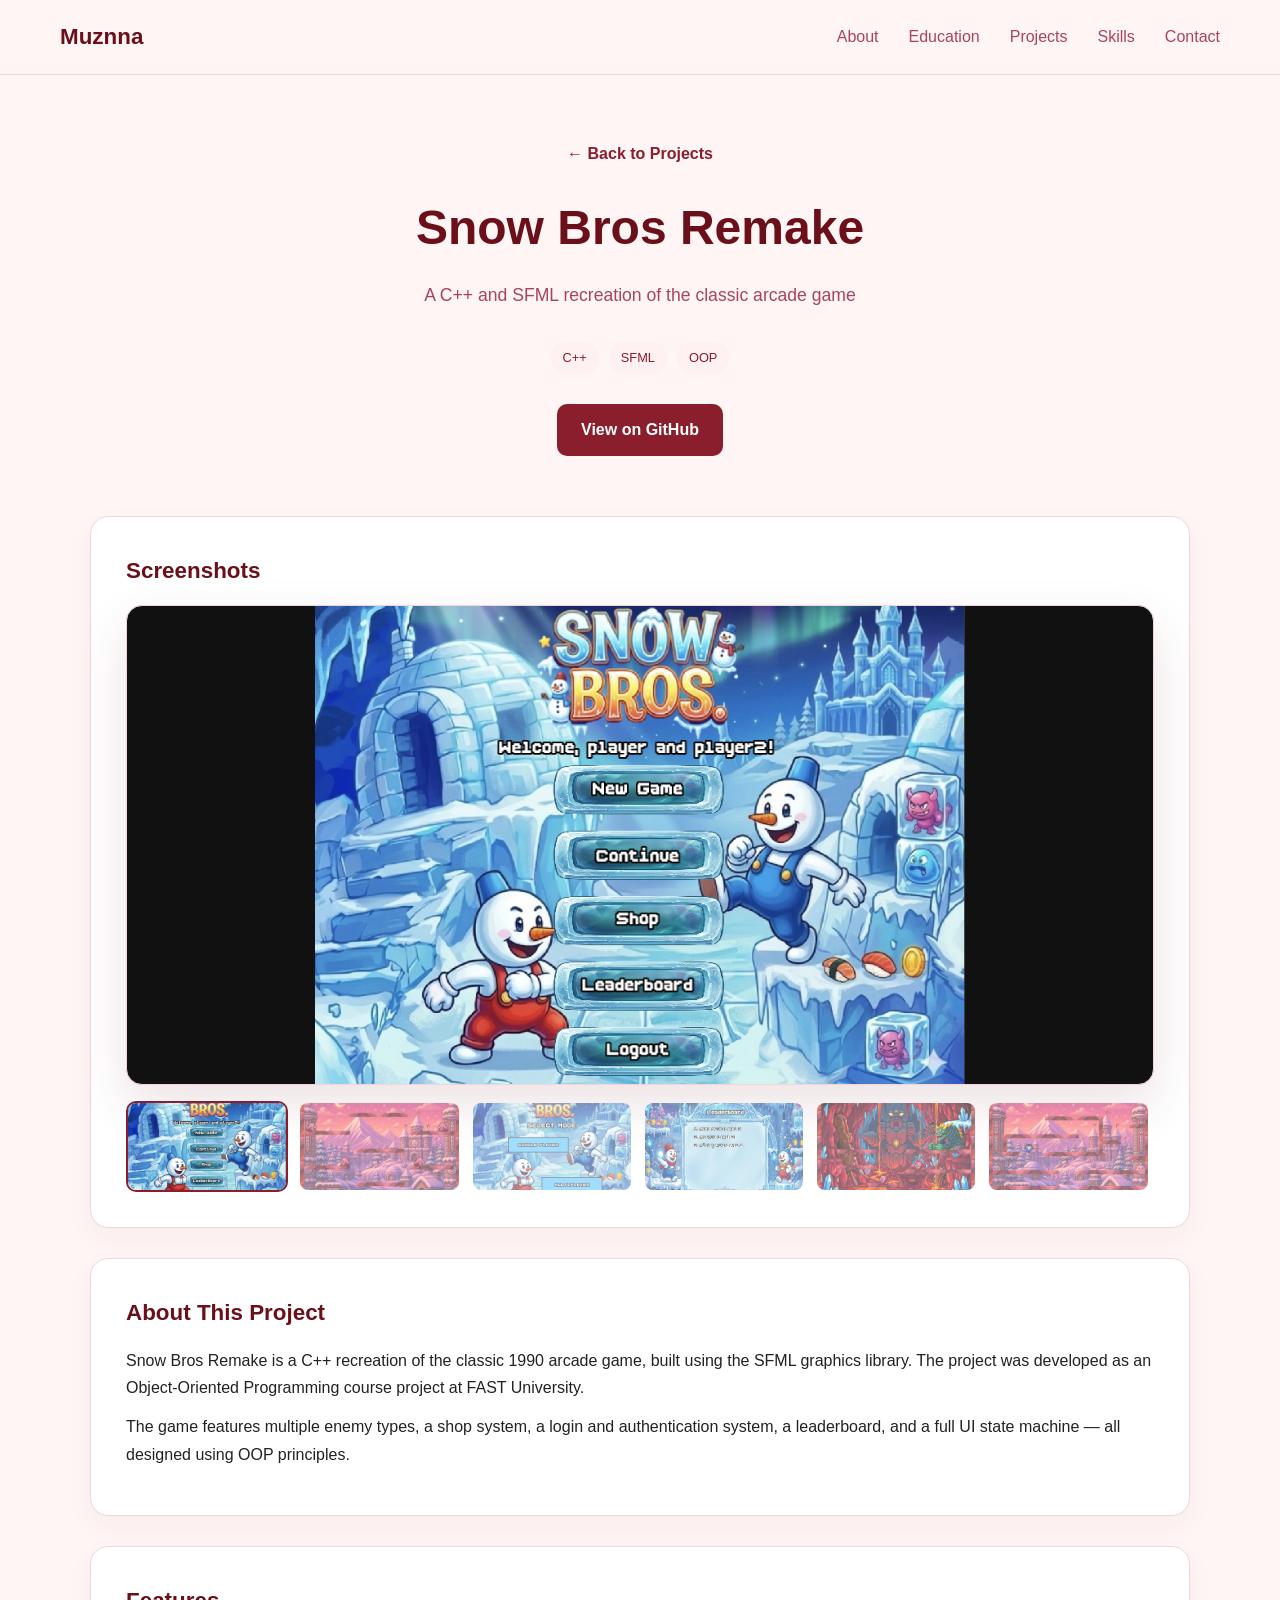
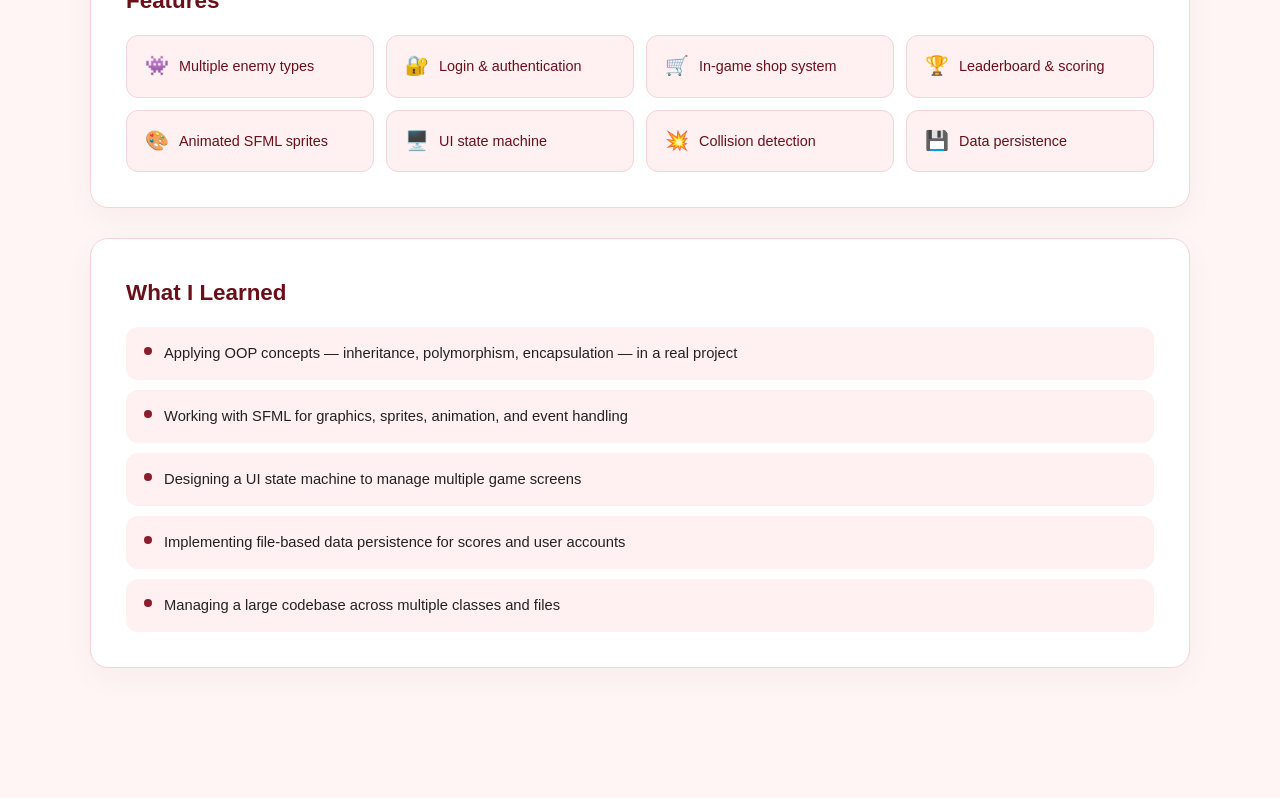
<file: snowbros.html>
<!DOCTYPE html>
<html lang="en">
<head>
    <meta charset="UTF-8">
    <meta name="viewport" content="width=device-width, initial-scale=1.0">
    <title>Snow Bros Remake | Muznna Majid</title>
    <link rel="stylesheet" href="style.css">
    <style>
        .project-hero { padding: 140px 0 60px; text-align: center; }
        .project-hero h1 { font-size: 3rem; font-weight: 800; color: #6b0f1a; margin-bottom: 12px; }
        .project-hero p { font-size: 1.1rem; color: #a9445d; margin-bottom: 30px; }
        .project-hero .tags { justify-content: center; margin-bottom: 30px; }
        .hero-action-btns { display: flex; justify-content: center; gap: 15px; }
        .back-link { display: inline-flex; align-items: center; gap: 8px; text-decoration: none; color: #8b1e2d; font-weight: 600; margin-bottom: 20px; transition: 0.3s; }
        .back-link:hover { color: #6b0f1a; }

        /* Sections */
        .project-section { background: white; border: 1px solid #f3d4d8; border-radius: 18px; padding: 35px; margin-bottom: 30px; box-shadow: 0 10px 30px rgba(107,15,26,0.04); }
        .project-section h2 { font-size: 1.4rem; margin-bottom: 15px; color: #6b0f1a; }
        .project-section p { margin-bottom: 12px; color: #222; }
        .project-section ul { padding-left: 20px; }
        .project-section ul li { margin-bottom: 8px; color: #222; }

        /* Scroll animations */
        .fade-up { opacity: 0; transform: translateY(40px); transition: all 0.7s ease; }
        .fade-up.visible { opacity: 1; transform: translateY(0); }

        /* Main image display */
        .gallery-main { width: 100%; border-radius: 16px; overflow: hidden; margin-bottom: 16px; background: #111; display: flex; align-items: center; justify-content: center; max-height: 480px; border: 1px solid #f3d4d8; box-shadow: 0 20px 50px rgba(107,15,26,0.12); }
        .gallery-main img { width: 100%; max-height: 480px; object-fit: contain; display: block; transition: opacity 0.3s ease; }

        /* Thumbnails */
        .gallery-thumbs { display: flex; gap: 10px; flex-wrap: wrap; }
        .gallery-thumbs img { width: calc(16.66% - 9px); aspect-ratio: 16/9; object-fit: cover; border-radius: 10px; cursor: pointer; border: 2px solid transparent; transition: all 0.3s ease; opacity: 0.6; }
        .gallery-thumbs img:hover { opacity: 1; transform: translateY(-3px); }
        .gallery-thumbs img.active { border-color: #8b1e2d; opacity: 1; }

        /* Feature chips */
        .feature-grid { display: grid; grid-template-columns: repeat(auto-fit, minmax(200px, 1fr)); gap: 12px; margin-top: 5px; }
        .feature-chip { background: #fff0f2; border: 1px solid #f3d4d8; border-radius: 12px; padding: 14px 18px; color: #6b0f1a; font-weight: 500; font-size: 0.9rem; display: flex; align-items: center; gap: 10px; transition: all 0.3s ease; }
        .feature-chip:hover { transform: translateY(-3px); box-shadow: 0 8px 20px rgba(139,30,45,0.1); }
        .feature-chip span.icon { font-size: 1.2rem; }

        /* What I learned pills */
        .learn-list { display: flex; flex-direction: column; gap: 10px; margin-top: 5px; }
        .learn-item { display: flex; align-items: flex-start; gap: 12px; padding: 14px 18px; background: #fff0f2; border-radius: 12px; color: #222; font-size: 0.92rem; }
        .learn-item .dot { width: 8px; height: 8px; min-width: 8px; border-radius: 50%; background: #8b1e2d; margin-top: 6px; }

        @media (max-width: 768px) {
            .gallery-thumbs img { width: calc(33.33% - 7px); }
            .project-hero h1 { font-size: 2rem; }
        }
    </style>
</head>
<body>
    <nav>
        <div class="nav-logo">Muznna</div>
        <ul class="nav-links">
            <li><a href="index.html#about">About</a></li>
            <li><a href="index.html#education">Education</a></li>
            <li><a href="index.html#projects">Projects</a></li>
            <li><a href="index.html#skills">Skills</a></li>
            <li><a href="index.html#contact">Contact</a></li>
        </ul>
    </nav>

    <div style="width: min(1100px, 90%); margin: auto; padding-bottom: 100px;">

        <div class="project-hero fade-up">
            <a href="index.html#projects" class="back-link">← Back to Projects</a>
            <h1>Snow Bros Remake</h1>
            <p>A C++ and SFML recreation of the classic arcade game</p>
            <div class="tags">
                <span class="tag">C++</span>
                <span class="tag">SFML</span>
                <span class="tag">OOP</span>
            </div>
            <div class="hero-action-btns">
                <a href="https://github.com/muznna-dev/snow-bros-game" target="_blank" class="btn-primary">View on GitHub</a>
            </div>
        </div>

        <!-- Gallery -->
        <div class="project-section fade-up">
            <h2>Screenshots</h2>
            <div class="gallery-main">
                <img id="mainImage" src="images/snowbros1.png" alt="Snow Bros screenshot">
            </div>
            <div class="gallery-thumbs">
                <img src="images/snowbros1.png" alt="Screenshot 1" class="active" onclick="setMain(this)">
                <img src="images/snowbros2.png" alt="Screenshot 2" onclick="setMain(this)">
                <img src="images/snowbros3.png" alt="Screenshot 3" onclick="setMain(this)">
                <img src="images/snowbros4.png" alt="Screenshot 4" onclick="setMain(this)">
                <img src="images/snowbros5.png" alt="Screenshot 5" onclick="setMain(this)">
                <img src="images/snowbros6.png" alt="Screenshot 6" onclick="setMain(this)">
            </div>
        </div>

        <!-- About -->
        <div class="project-section fade-up">
            <h2>About This Project</h2>
            <p>Snow Bros Remake is a C++ recreation of the classic 1990 arcade game, built using the SFML graphics library. The project was developed as an Object-Oriented Programming course project at FAST University.</p>
            <p>The game features multiple enemy types, a shop system, a login and authentication system, a leaderboard, and a full UI state machine — all designed using OOP principles.</p>
        </div>

        <!-- Features -->
        <div class="project-section fade-up">
            <h2>Features</h2>
            <div class="feature-grid">
                <div class="feature-chip"><span class="icon">👾</span> Multiple enemy types</div>
                <div class="feature-chip"><span class="icon">🔐</span> Login & authentication</div>
                <div class="feature-chip"><span class="icon">🛒</span> In-game shop system</div>
                <div class="feature-chip"><span class="icon">🏆</span> Leaderboard & scoring</div>
                <div class="feature-chip"><span class="icon">🎨</span> Animated SFML sprites</div>
                <div class="feature-chip"><span class="icon">🖥️</span> UI state machine</div>
                <div class="feature-chip"><span class="icon">💥</span> Collision detection</div>
                <div class="feature-chip"><span class="icon">💾</span> Data persistence</div>
            </div>
        </div>

        <!-- What I Learned -->
        <div class="project-section fade-up">
            <h2>What I Learned</h2>
            <div class="learn-list">
                <div class="learn-item"><div class="dot"></div> Applying OOP concepts — inheritance, polymorphism, encapsulation — in a real project</div>
                <div class="learn-item"><div class="dot"></div> Working with SFML for graphics, sprites, animation, and event handling</div>
                <div class="learn-item"><div class="dot"></div> Designing a UI state machine to manage multiple game screens</div>
                <div class="learn-item"><div class="dot"></div> Implementing file-based data persistence for scores and user accounts</div>
                <div class="learn-item"><div class="dot"></div> Managing a large codebase across multiple classes and files</div>
            </div>
        </div>

    </div>

    <script>
        function setMain(thumb) {
            const mainImg = document.getElementById('mainImage');
            mainImg.style.opacity = '0';
            setTimeout(() => {
                mainImg.src = thumb.src;
                mainImg.style.opacity = '1';
            }, 150);
            document.querySelectorAll('.gallery-thumbs img').forEach(t => t.classList.remove('active'));
            thumb.classList.add('active');
        }

        const observer = new IntersectionObserver((entries) => {
            entries.forEach(entry => {
                if (entry.isIntersecting) entry.target.classList.add('visible');
            });
        }, { threshold: 0.1 });
        document.querySelectorAll('.fade-up').forEach(el => observer.observe(el));
    </script>
</body>
</html>
</file>
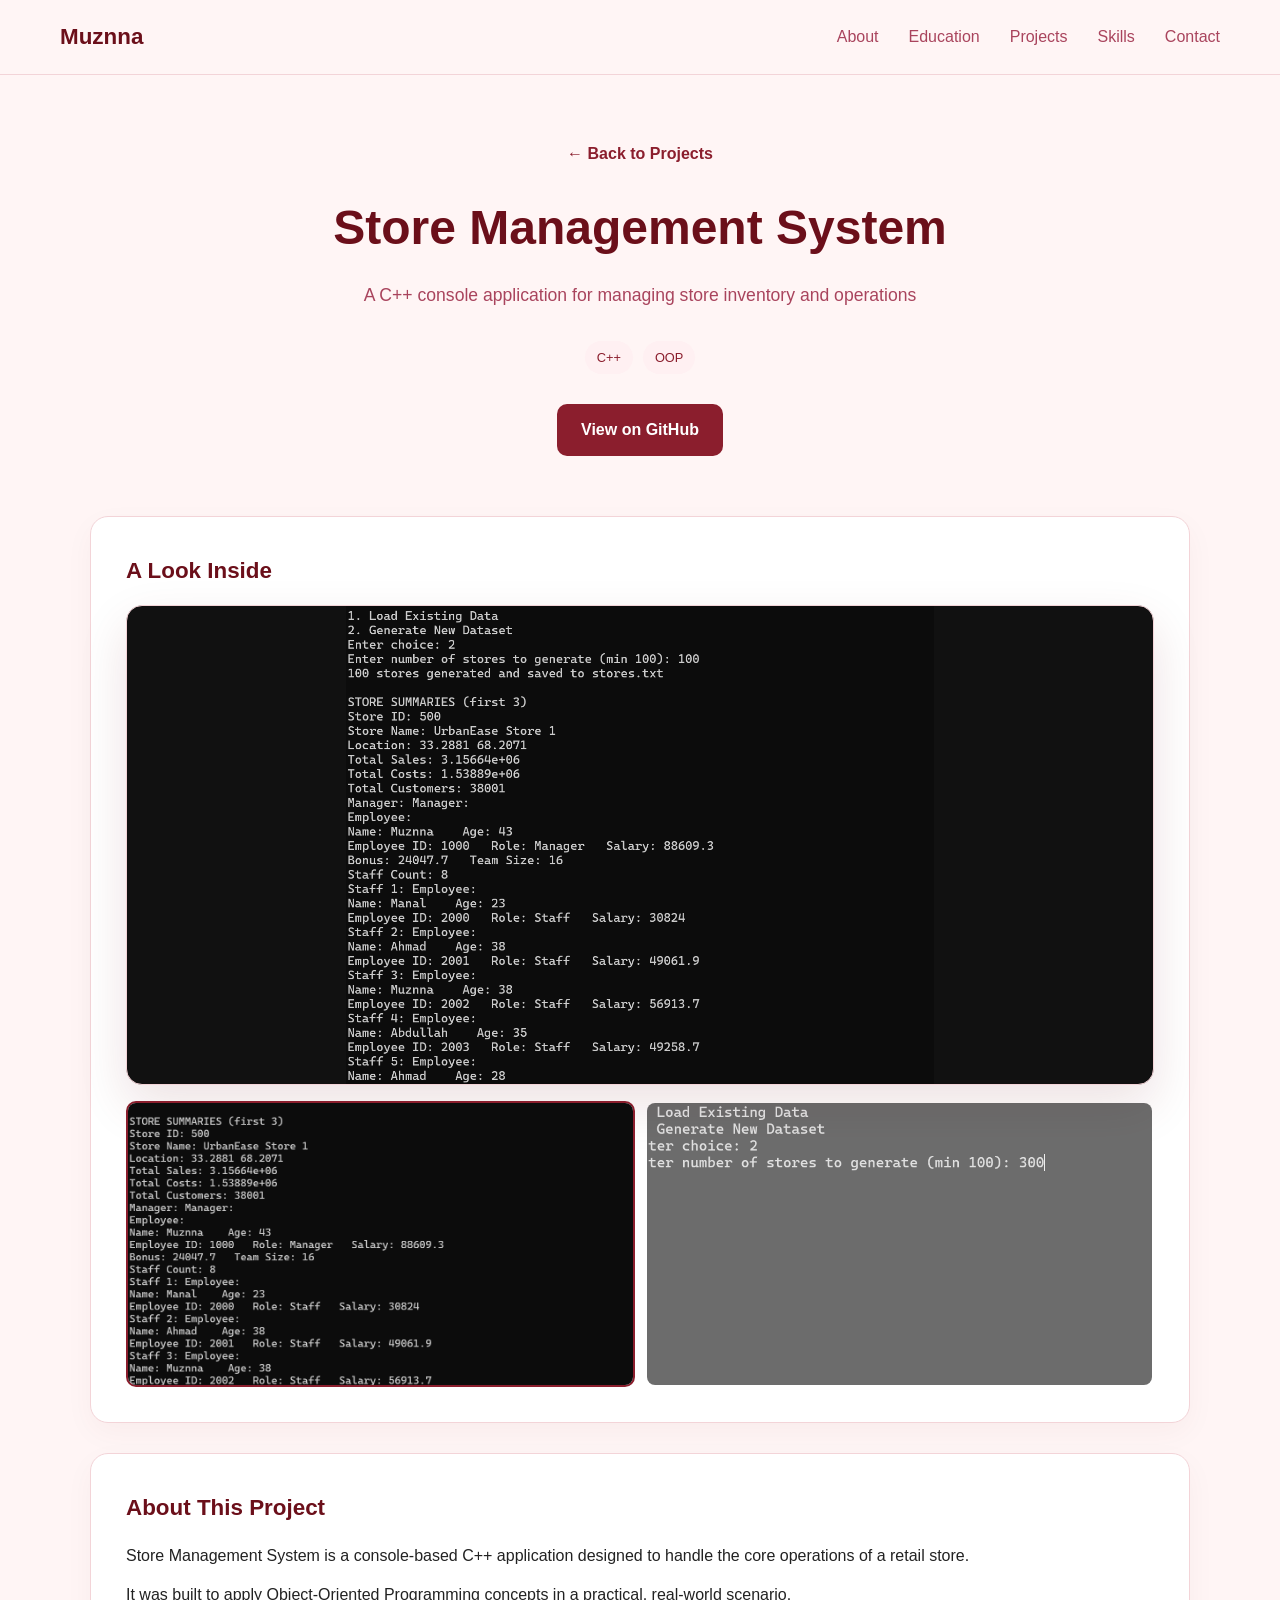
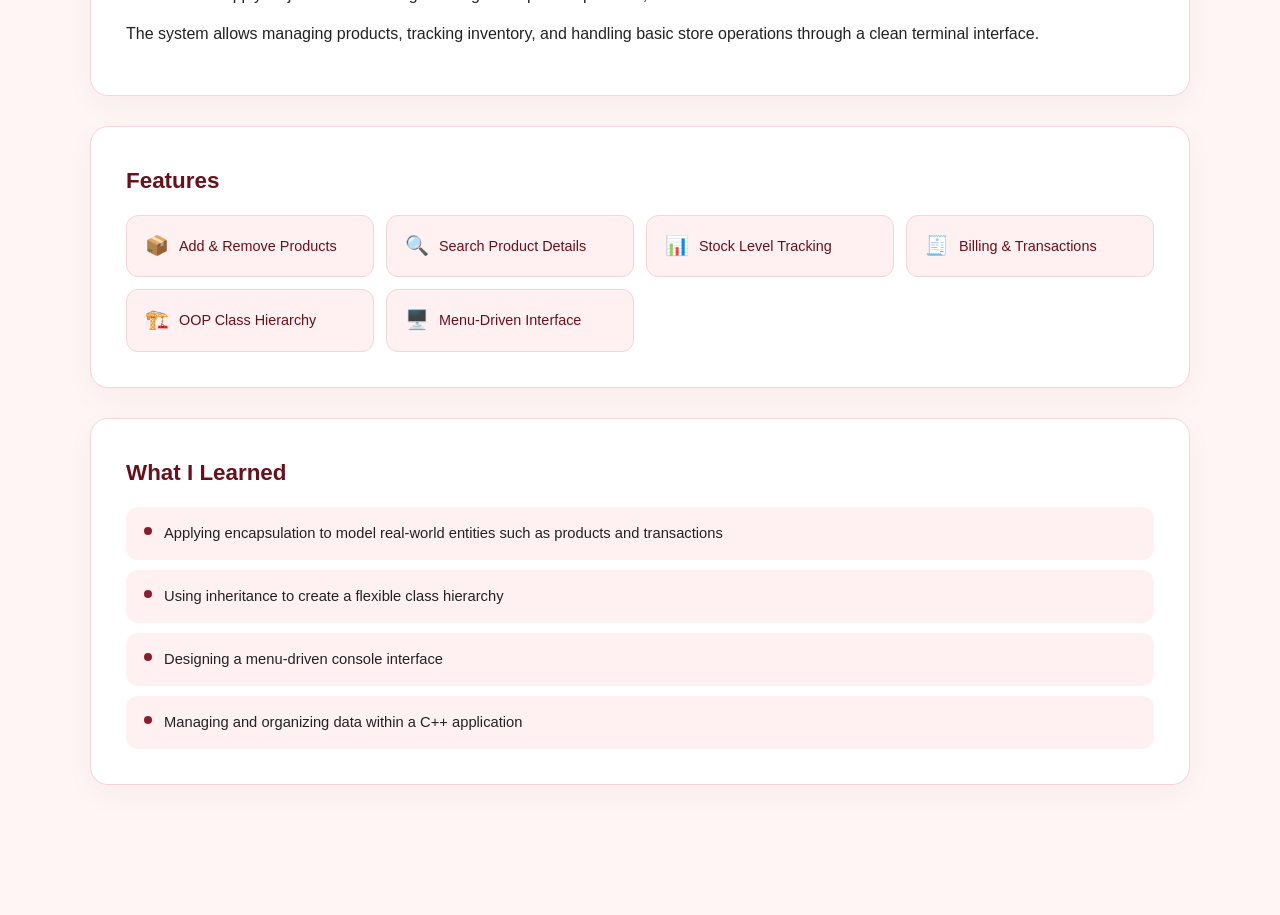
<file: storemanagement.html>
<!DOCTYPE html>
<html lang="en">

<head>
    <meta charset="UTF-8">
    <meta name="viewport" content="width=device-width, initial-scale=1.0">
    <title>Store Management System | Muznna Majid</title>

    <link rel="stylesheet" href="style.css">

    <style>
        .project-hero {
            padding: 140px 0 60px;
            text-align: center;
        }

        .project-hero h1 {
            font-size: 3rem;
            font-weight: 800;
            color: #6b0f1a;
            margin-bottom: 12px;
        }

        .project-hero p {
            font-size: 1.1rem;
            color: #a9445d;
            margin-bottom: 30px;
        }

        .project-hero .tags {
            justify-content: center;
            margin-bottom: 30px;
        }

        .hero-action-btns {
            display: flex;
            justify-content: center;
            gap: 15px;
        }

        .back-link {
            display: inline-flex;
            align-items: center;
            gap: 8px;
            text-decoration: none;
            color: #8b1e2d;
            font-weight: 600;
            margin-bottom: 20px;
            transition: 0.3s;
        }

        .back-link:hover {
            color: #6b0f1a;
        }

        .project-section {
            background: white;
            border: 1px solid #f3d4d8;
            border-radius: 18px;
            padding: 35px;
            margin-bottom: 30px;
            box-shadow: 0 10px 30px rgba(107, 15, 26, 0.04);
        }

        .project-section h2 {
            font-size: 1.4rem;
            margin-bottom: 15px;
            color: #6b0f1a;
        }

        .project-section p {
            margin-bottom: 12px;
            color: #222;
        }

        .project-section ul {
            padding-left: 20px;
        }

        .project-section ul li {
            margin-bottom: 8px;
            color: #222;
        }

        .fade-up {
            opacity: 0;
            transform: translateY(40px);
            transition: all 0.7s ease;
        }

        .fade-up.visible {
            opacity: 1;
            transform: translateY(0);
        }

        .gallery-main {
            width: 100%;
            border-radius: 16px;
            overflow: hidden;
            margin-bottom: 16px;
            background: #111;

            display: flex;
            align-items: center;
            justify-content: center;

            max-height: 480px;

            border: 1px solid #f3d4d8;
            box-shadow: 0 20px 50px rgba(107, 15, 26, 0.12);
        }

        .gallery-main img {
            width: 100%;
            max-height: 480px;
            object-fit: contain;
            display: block;
            transition: opacity 0.3s ease;
        }

        .gallery-thumbs {
            display: flex;
            gap: 10px;
            flex-wrap: wrap;
        }

        .gallery-thumbs img {
            width: calc(50% - 5px);
            aspect-ratio: 16 / 9;
            object-fit: cover;

            border-radius: 10px;
            cursor: pointer;

            border: 2px solid transparent;

            transition: all 0.3s ease;
            opacity: 0.6;
        }

        .gallery-thumbs img:hover {
            opacity: 1;
            transform: translateY(-3px);
        }

        .gallery-thumbs img.active {
            border-color: #8b1e2d;
            opacity: 1;
        }

        .feature-grid {
            display: grid;
            grid-template-columns: repeat(auto-fit, minmax(200px, 1fr));
            gap: 12px;
            margin-top: 5px;
        }

        .feature-chip {
            background: #fff0f2;
            border: 1px solid #f3d4d8;
            border-radius: 12px;

            padding: 14px 18px;

            color: #6b0f1a;
            font-weight: 500;
            font-size: 0.9rem;

            display: flex;
            align-items: center;
            gap: 10px;

            transition: all 0.3s ease;
        }

        .feature-chip:hover {
            transform: translateY(-3px);
            box-shadow: 0 8px 20px rgba(139, 30, 45, 0.1);
        }

        .feature-chip .icon {
            font-size: 1.2rem;
        }

        .learn-list {
            display: flex;
            flex-direction: column;
            gap: 10px;
            margin-top: 5px;
        }

        .learn-item {
            display: flex;
            align-items: flex-start;
            gap: 12px;

            padding: 14px 18px;

            background: #fff0f2;
            border-radius: 12px;

            color: #222;
            font-size: 0.92rem;
        }

        .learn-item .dot {
            width: 8px;
            height: 8px;
            min-width: 8px;
            border-radius: 50%;
            background: #8b1e2d;
            margin-top: 6px;
        }

        @media (max-width: 768px) {
            .gallery-thumbs img {
                width: 100%;
            }

            .project-hero h1 {
                font-size: 2rem;
            }
        }
    </style>
</head>

<body>

    <nav>
        <div class="nav-logo">Muznna</div>

        <ul class="nav-links">
            <li><a href="index.html#about">About</a></li>
            <li><a href="index.html#education">Education</a></li>
            <li><a href="index.html#projects">Projects</a></li>
            <li><a href="index.html#skills">Skills</a></li>
            <li><a href="index.html#contact">Contact</a></li>
        </ul>
    </nav>

    <div style="width: min(1100px, 90%); margin: auto; padding-bottom: 100px;">

        <div class="project-hero fade-up">
            <a href="index.html#projects" class="back-link">
                ← Back to Projects
            </a>

            <h1>Store Management System</h1>

            <p>
                A C++ console application for managing store inventory and operations
            </p>

            <div class="tags">
                <span class="tag">C++</span>
                <span class="tag">OOP</span>
            </div>

            <div class="hero-action-btns">
                <a href="https://github.com/muznna-dev/store-management-system"
                    target="_blank"
                    class="btn-primary">
                    View on GitHub
                </a>
            </div>
        </div>

        <div class="project-section fade-up">
            <h2>A Look Inside</h2>

            <div class="gallery-main">
                <img id="mainImage"
                    src="images/store1.png"
                    alt="Store Management screenshot">
            </div>

            <div class="gallery-thumbs">
                <img src="images/store1.png"
                    alt="Screenshot 1"
                    class="active"
                    onclick="setMain(this)">

                <img src="images/store2.png"
                    alt="Screenshot 2"
                    onclick="setMain(this)">
            </div>
        </div>

        <div class="project-section fade-up">
            <h2>About This Project</h2>

            <p>
                Store Management System is a console-based C++ application
                designed to handle the core operations of a retail store.
            </p>

            <p>
                It was built to apply Object-Oriented Programming concepts
                in a practical, real-world scenario.
            </p>

            <p>
                The system allows managing products, tracking inventory,
                and handling basic store operations through a clean
                terminal interface.
            </p>
        </div>

        <div class="project-section fade-up">
            <h2>Features</h2>

            <div class="feature-grid">
                <div class="feature-chip"><span class="icon">📦</span> Add & Remove Products</div>
                <div class="feature-chip"><span class="icon">🔍</span> Search Product Details</div>
                <div class="feature-chip"><span class="icon">📊</span> Stock Level Tracking</div>
                <div class="feature-chip"><span class="icon">🧾</span> Billing & Transactions</div>
                <div class="feature-chip"><span class="icon">🏗️</span> OOP Class Hierarchy</div>
                <div class="feature-chip"><span class="icon">🖥️</span> Menu-Driven Interface</div>
            </div>
        </div>

        <div class="project-section fade-up">
            <h2>What I Learned</h2>

            <div class="learn-list">
                <div class="learn-item">
                    <div class="dot"></div>
                    Applying encapsulation to model real-world entities such as products and transactions
                </div>

                <div class="learn-item">
                    <div class="dot"></div>
                    Using inheritance to create a flexible class hierarchy
                </div>

                <div class="learn-item">
                    <div class="dot"></div>
                    Designing a menu-driven console interface
                </div>

                <div class="learn-item">
                    <div class="dot"></div>
                    Managing and organizing data within a C++ application
                </div>
            </div>
        </div>

    </div>

    <script>
        function setMain(thumb) {
            const mainImg = document.getElementById("mainImage");

            mainImg.style.opacity = "0";

            setTimeout(() => {
                mainImg.src = thumb.src;
                mainImg.style.opacity = "1";
            }, 150);

            document
                .querySelectorAll(".gallery-thumbs img")
                .forEach(t => t.classList.remove("active"));

            thumb.classList.add("active");
        }

        const observer = new IntersectionObserver(
            (entries) => {
                entries.forEach(entry => {
                    if (entry.isIntersecting) {
                        entry.target.classList.add("visible");
                    }
                });
            },
            {
                threshold: 0.1
            }
        );

        document
            .querySelectorAll(".fade-up")
            .forEach(el => observer.observe(el));
    </script>

</body>

</html>
</file>
<file: style.css>
* { margin: 0; padding: 0; box-sizing: border-box; }
html { scroll-behavior: smooth; scroll-padding-top: 80px; }
body { font-family: 'Segoe UI', sans-serif; background-color: #fff5f5; color: #6b0f1a; line-height: 1.7; }
nav { position: fixed; top: 0; left: 0; width: 100%; background: rgba(255, 245, 245, 0.95); backdrop-filter: blur(12px); border-bottom: 1px solid #f3d4d8; z-index: 1000; display: flex; justify-content: space-between; align-items: center; padding: 18px 60px; }
.nav-logo { font-size: 1.4rem; font-weight: 700; color: #6b0f1a; }
.nav-links { list-style: none; display: flex; gap: 30px; }
.nav-links a { text-decoration: none; color: #a9445d; transition: 0.3s ease; }
.nav-links a:hover { color: #6b0f1a; }
.hero { min-height: 100vh; display: flex; justify-content: center; align-items: center; text-align: center; padding: 0 20px; }
.hero-content h1 { font-size: 5rem; font-weight: 800; color: #6b0f1a; margin-bottom: 15px; }
#typing-text { color: #a9445d; font-size: 1.35rem; min-height: 40px; margin-bottom: 35px; font-weight: 500; }
.hero-buttons { display: flex; justify-content: center; gap: 15px; }
.btn-primary, .btn-secondary { text-decoration: none; padding: 12px 24px; border-radius: 10px; transition: all 0.3s ease; font-weight: 600; }
.btn-primary { background-color: #8b1e2d; color: white; }
.btn-primary:hover { background-color: #a52d3f; transform: translateY(-3px); }
.btn-secondary { border: 1px solid #8b1e2d; color: #8b1e2d; }
.btn-secondary:hover { background-color: #8b1e2d; color: white; }
section { width: min(1100px, 90%); margin: auto; margin-bottom: 120px; }
h2 { color: #6b0f1a; margin-bottom: 25px; font-size: 2rem; }
p { color: #222; }
.about-education { display: grid; grid-template-columns: 2fr 1fr; gap: 25px; }
.about-card, .education-card { background: white; padding: 30px; border-radius: 18px; border: 1px solid #f3d4d8; box-shadow: 0 10px 30px rgba(107, 15, 26, 0.05); }
.education-item span { color: #8b1e2d; font-size: 0.9rem; }
.projects-grid { display: grid; grid-template-columns: repeat(auto-fit, minmax(320px, 1fr)); gap: 20px; }
.project-card { background: white; border: 1px solid #f3d4d8; padding: 25px; border-radius: 18px; transition: all 0.3s ease; box-shadow: 0 10px 30px rgba(107, 15, 26, 0.04); display: flex; flex-direction: column; }
.project-card:hover { transform: translateY(-6px); box-shadow: 0 15px 40px rgba(139, 30, 45, 0.12); }
.project-card h3 { color: #6b0f1a; margin-bottom: 12px; }
.project-card p { margin-bottom: 18px; flex-grow: 1; color: #222; }
.tags { display: flex; flex-wrap: wrap; gap: 10px; margin-bottom: 20px; }
.tag { background-color: #fff0f2; color: #8b1e2d; padding: 6px 12px; border-radius: 999px; font-size: 0.8rem; font-weight: 500; }
.card-buttons { display: flex; gap: 10px; margin-top: auto; }
.card-btn-view { text-decoration: none; padding: 8px 18px; border-radius: 8px; font-size: 0.85rem; font-weight: 600; background-color: #8b1e2d; color: white; transition: all 0.3s ease; }
.card-btn-view:hover { background-color: #a52d3f; transform: translateY(-2px); }
.card-btn-github { text-decoration: none; padding: 8px 18px; border-radius: 8px; font-size: 0.85rem; font-weight: 600; border: 1px solid #8b1e2d; color: #8b1e2d; display: flex; align-items: center; gap: 6px; transition: all 0.3s ease; }
.card-btn-github:hover { background-color: #8b1e2d; color: white; transform: translateY(-2px); }
.card-btn-github svg { flex-shrink: 0; }
.skills-grid { display: grid; grid-template-columns: repeat(auto-fit, minmax(180px, 1fr)); gap: 15px; }
.skill-card { background: white; border: 1px solid #f3d4d8; padding: 18px; border-radius: 14px; text-align: center; color: #6b0f1a; transition: all 0.3s ease; }
.skill-card:hover { transform: translateY(-5px); box-shadow: 0 12px 30px rgba(139, 30, 45, 0.08); }

/* Footer / Contact */
footer { background: white; border-top: 1px solid #f3d4d8; margin-top: 60px; }
.footer-inner { width: min(900px, 90%); margin: auto; padding: 80px 0 40px; text-align: center; }
.footer-inner h2 { font-size: 2.5rem; color: #6b0f1a; margin-bottom: 16px; }
.footer-sub { color: #a9445d; font-size: 1.05rem; max-width: 500px; margin: 0 auto 50px; }
.footer-links { display: flex; justify-content: center; gap: 20px; flex-wrap: wrap; margin-bottom: 60px; }
.footer-link-card { display: flex; align-items: center; gap: 16px; background: #fff5f5; border: 1px solid #f3d4d8; border-radius: 16px; padding: 20px 30px; text-decoration: none; transition: all 0.3s ease; min-width: 260px; }
.footer-link-card:hover { transform: translateY(-5px); box-shadow: 0 15px 40px rgba(139, 30, 45, 0.1); border-color: #8b1e2d; }
.footer-link-icon { font-size: 1.8rem; width: 48px; height: 48px; display: flex; align-items: center; justify-content: center; background: white; border-radius: 12px; border: 1px solid #f3d4d8; flex-shrink: 0; }
.footer-link-label { font-size: 0.8rem; color: #a9445d; font-weight: 500; margin-bottom: 2px; }
.footer-link-value { font-size: 0.95rem; color: #6b0f1a; font-weight: 600; }
.footer-bottom { border-top: 1px solid #f3d4d8; padding-top: 30px; }
.footer-bottom p { color: #a9445d; font-size: 0.85rem; }

/* Scroll animations */
.hidden { opacity: 0; transform: translateY(40px); transition: all 0.8s ease; }
.show { opacity: 1; transform: translateY(0); }
.active { color: #6b0f1a !important; font-weight: 600; }

@media (max-width: 768px) { nav { padding: 16px 20px; } .nav-links { gap: 15px; } .hero-content h1 { font-size: 3rem; } .about-education { grid-template-columns: 1fr; } .hero-buttons { flex-direction: column; align-items: center; } .card-buttons { flex-direction: column; } .footer-links { flex-direction: column; align-items: center; } }
</file>
